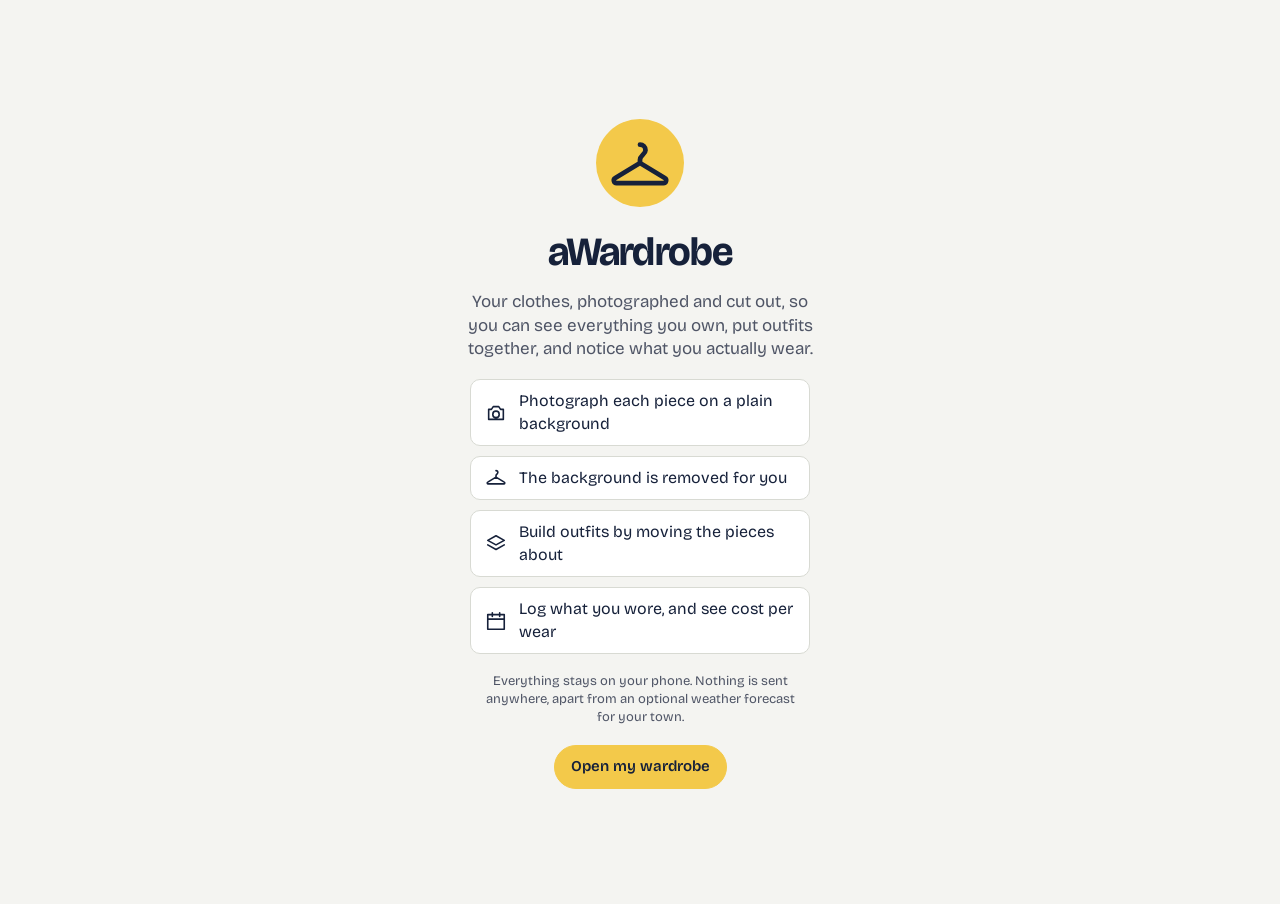
<file: index.html>
<!doctype html>
<html lang="en-GB">
  <head>
    <meta charset="utf-8" />
    <meta name="viewport" content="width=device-width, initial-scale=1, viewport-fit=cover" />
    <meta http-equiv="Content-Security-Policy" content="default-src 'self'; connect-src 'self' https://api.open-meteo.com https://geocoding-api.open-meteo.com; img-src 'self' blob: data:; style-src 'self'; script-src 'self'; worker-src 'self'; font-src 'self'; manifest-src 'self'; base-uri 'self'; form-action 'none'" />
    <title>aWardrobe</title>
    <meta name="description" content="Your clothes, photographed and cut out, so you can plan outfits and see what you actually wear. Everything stays on your device." />
    <meta name="theme-color" content="#F4F4F1" media="(prefers-color-scheme: light)" />
    <meta name="theme-color" content="#121827" media="(prefers-color-scheme: dark)" />
    <meta name="apple-mobile-web-app-capable" content="yes" />
    <meta name="mobile-web-app-capable" content="yes" />
    <meta name="apple-mobile-web-app-status-bar-style" content="default" />
    <meta name="apple-mobile-web-app-title" content="aWardrobe" />
    <link rel="manifest" href="manifest.webmanifest" />
    <link rel="icon" href="icons/icon-192.png" />
    <link rel="apple-touch-icon" href="icons/apple-touch-icon.png" />
    <link rel="stylesheet" href="fonts/fonts.css" />
    <link rel="stylesheet" href="ui/tokens.css" />
    <link rel="stylesheet" href="ui/base.css" />
    <link rel="stylesheet" href="ui/components.css" />
    <link rel="stylesheet" href="ui/screens.css" />
  </head>
  <body>
    <div id="app"></div>
    <noscript><p class="noscript">aWardrobe needs JavaScript turned on.</p></noscript>
    <script type="module" src="main.js"></script>
  </body>
</html>
</file>
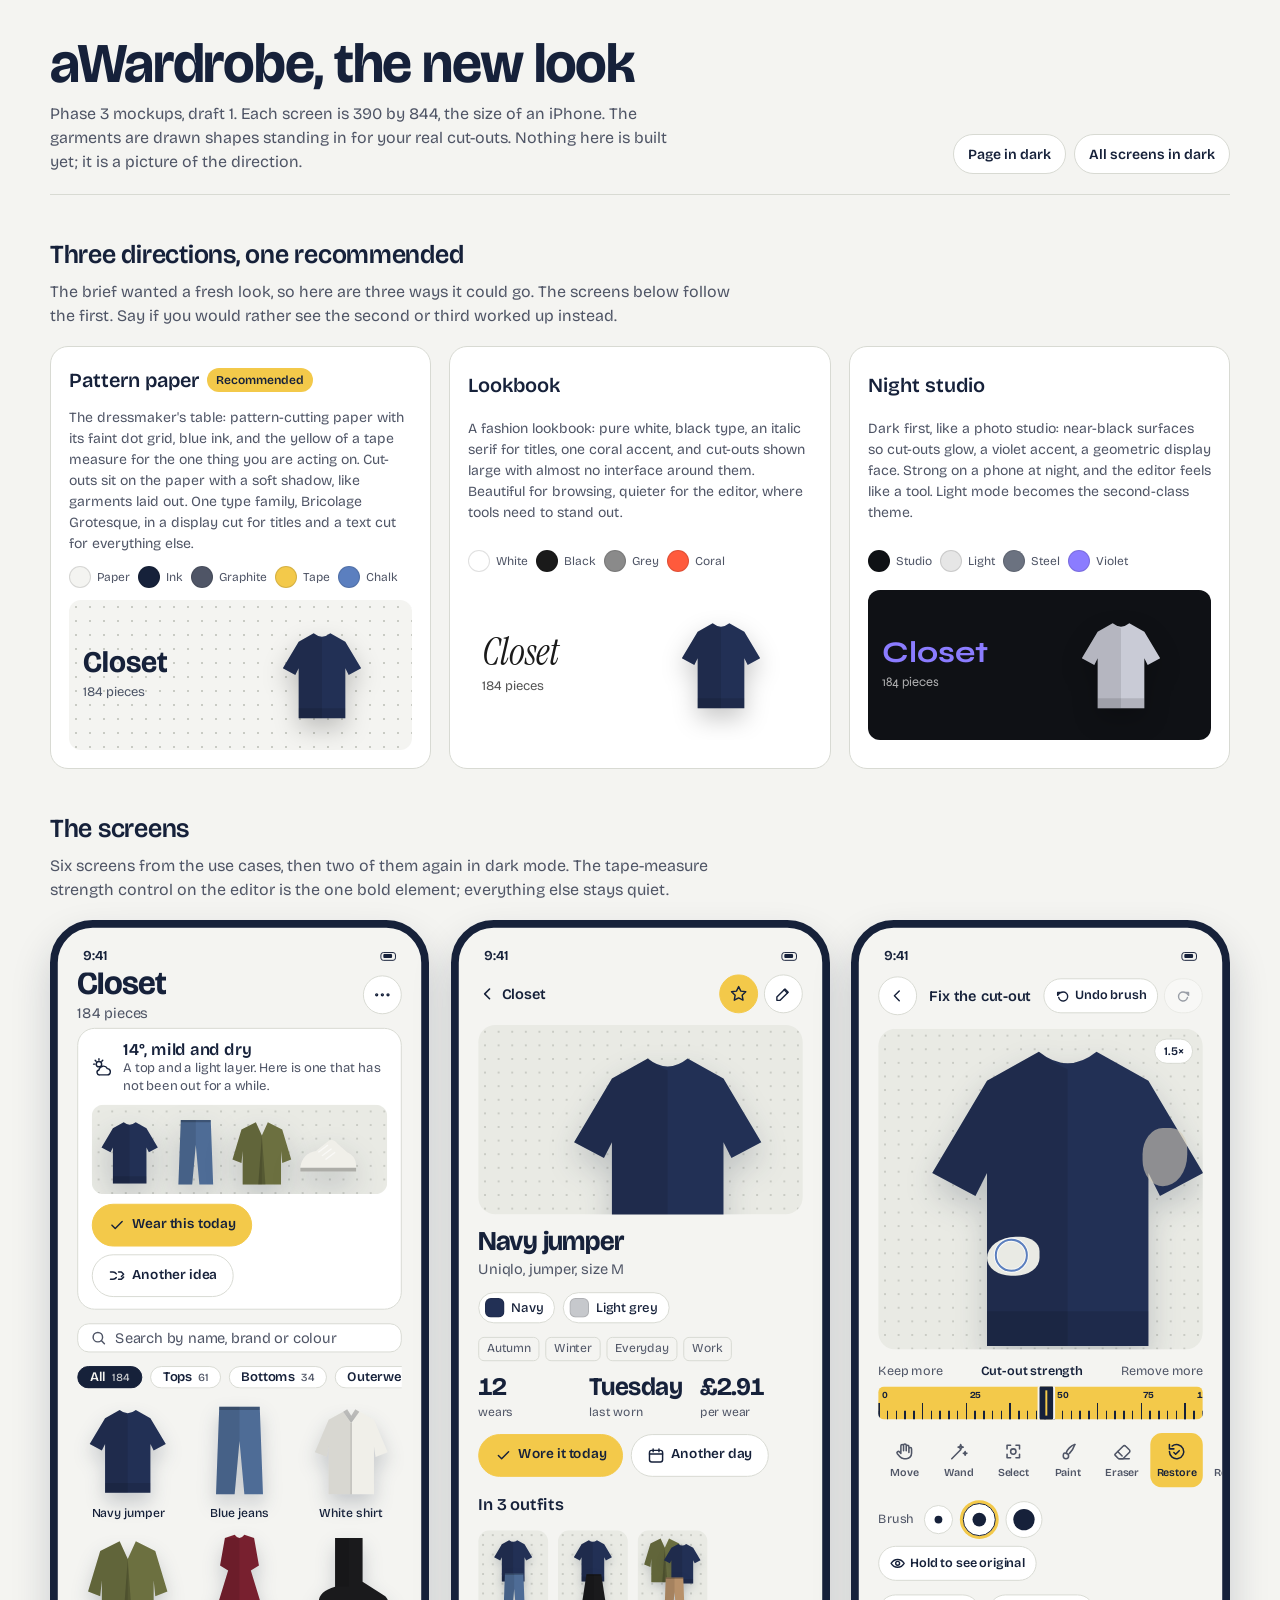
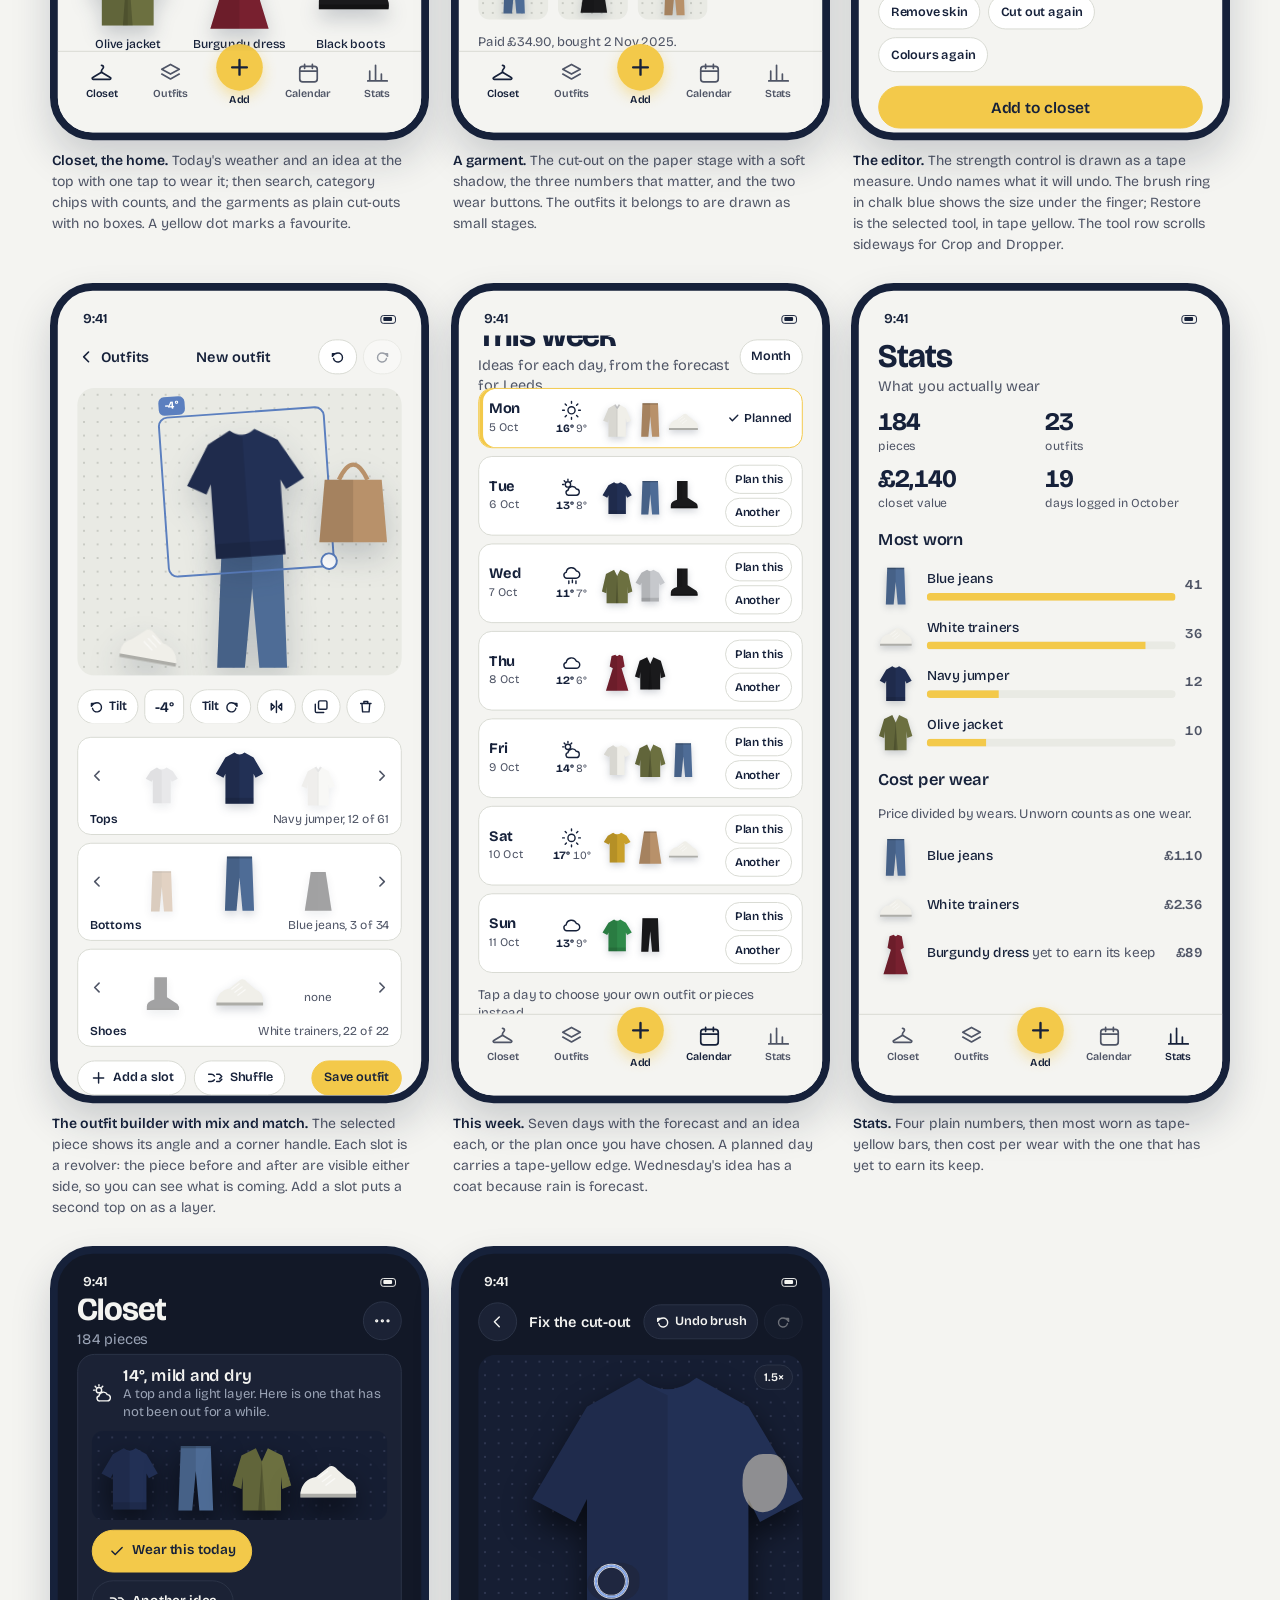
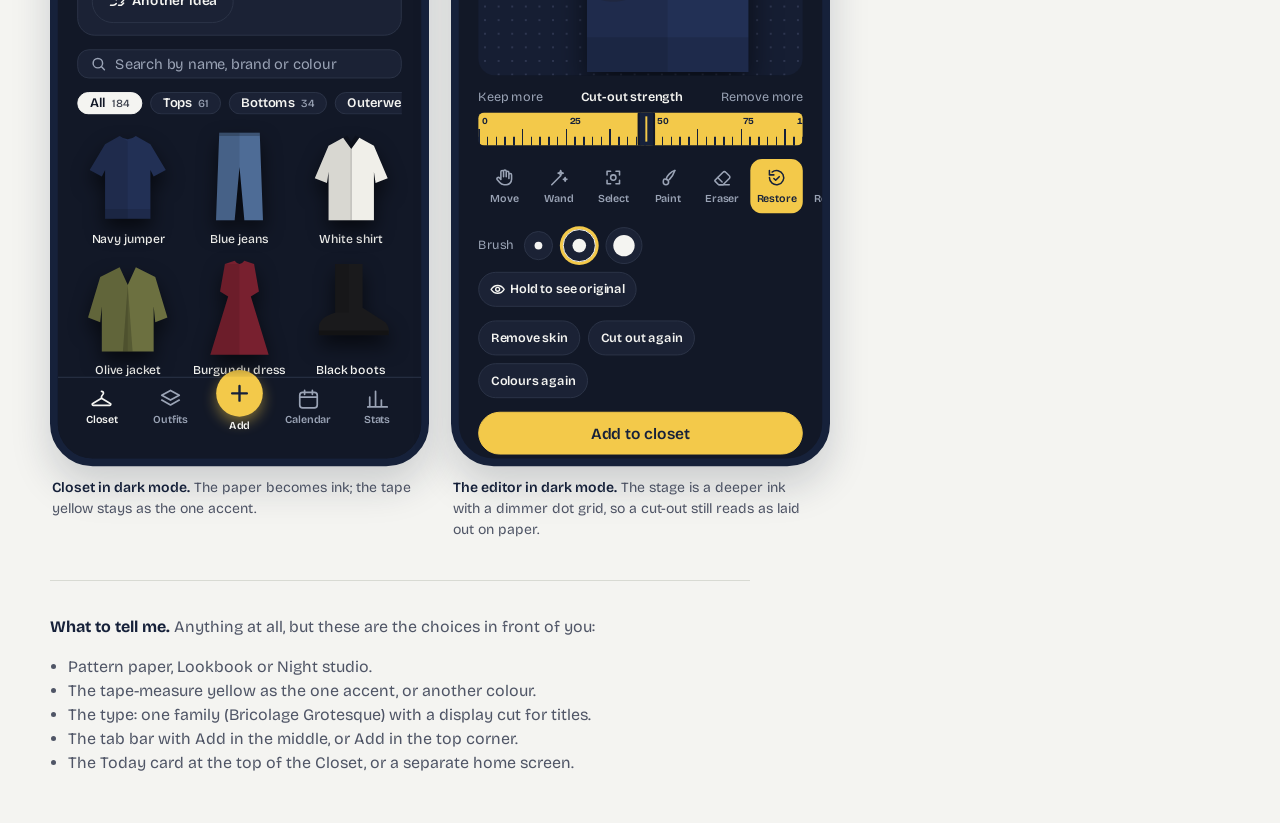
<file: docs/mockups/aWardrobe-mockups.html>
<!doctype html>
<html lang="en-GB">
<head>
<meta charset="utf-8">
<meta name="viewport" content="width=device-width, initial-scale=1, viewport-fit=cover">
<title>aWardrobe Mockups</title>
<link rel="stylesheet" href="https://fonts.googleapis.com/css2?family=Bricolage+Grotesque:opsz,wght@12..96,200..800&family=Instrument+Serif:ital@0;1&family=Syne:wght@500;700&display=swap">
<style>
/* Layout: a short introduction, a direction board of three tiles, then phone screens in a wrapping grid.
   Pattern paper: paper and ink with one tape-measure yellow accent, one type family throughout. */
:root{
  --bg:#F4F4F1; --fg:#16213A; --mute:#4F5566; --line:#D8DAD3; --raise:#FFFFFF;
  --tape:#F3C94A; --chalk:#5B7FBF; --dot:#C9CBC4; --shadow:rgba(22,33,58,.18);
  --font:"Bricolage Grotesque","Helvetica Neue",Arial,sans-serif;
}
@media (prefers-color-scheme: dark){
  :root:not([data-theme="light"]){
    --bg:#121827; --fg:#F4F4F1; --mute:#9AA3B5; --line:#2C3448; --raise:#1B2235;
    --tape:#F3C94A; --chalk:#8FB0F0; --dot:#2E3650; --shadow:rgba(0,0,0,.55); color-scheme:dark;
  }
}
:root[data-theme="dark"]{
  --bg:#121827; --fg:#F4F4F1; --mute:#9AA3B5; --line:#2C3448; --raise:#1B2235;
  --tape:#F3C94A; --chalk:#8FB0F0; --dot:#2E3650; --shadow:rgba(0,0,0,.55); color-scheme:dark;
}
*{box-sizing:border-box}
html,body{margin:0}
[hidden]{display:none!important}
body{background:var(--bg);color:var(--fg);font-family:var(--font);font-size:16px;line-height:1.5;padding-block:0 48px;padding-inline:16px;font-optical-sizing:auto}
a{color:inherit}
.wrap{max-width:1180px;margin:0 auto}
.intro{display:flex;flex-wrap:wrap;gap:16px 32px;align-items:flex-end;justify-content:space-between;padding-block:36px 20px;border-bottom:1px solid var(--line)}
.intro h1{font-size:clamp(34px,5vw,56px);font-variation-settings:"opsz" 96;font-weight:700;letter-spacing:-.02em;line-height:1;margin:0 0 10px}
.intro p{max-width:62ch;margin:0;color:var(--mute)}
.intro .ctl{display:flex;gap:8px;flex-wrap:wrap}
.btn{font:inherit;font-weight:600;font-size:14px;border:1px solid var(--line);background:var(--raise);color:var(--fg);border-radius:999px;padding:8px 14px;cursor:pointer;min-height:40px}
.btn[aria-pressed="true"]{background:var(--tape);color:#16213A;border-color:var(--tape)}
.btn:focus-visible{outline:3px solid var(--tape);outline-offset:2px}
h2{font-size:26px;font-variation-settings:"opsz" 72;font-weight:600;letter-spacing:-.01em;margin:40px 0 6px}
.lead{color:var(--mute);margin:0 0 18px;max-width:70ch}

/* direction board */
.board{display:grid;grid-template-columns:repeat(auto-fit,minmax(300px,1fr));gap:18px}
.tile{border:1px solid var(--line);border-radius:18px;padding:18px;background:var(--raise);display:grid;gap:12px;min-width:0}
.tile h3{margin:0;font-size:20px;font-weight:600;display:flex;gap:8px;align-items:center;flex-wrap:wrap}
.tile .rec{font-size:12px;font-weight:600;background:var(--tape);color:#16213A;border-radius:999px;padding:3px 9px}
.tile p{margin:0;color:var(--mute);font-size:14px}
.sw{display:flex;gap:8px;flex-wrap:wrap}
.sw span{display:inline-flex;align-items:center;gap:6px;font-size:12px;color:var(--mute)}
.sw i{width:22px;height:22px;border-radius:50%;border:1px solid rgba(0,0,0,.12);display:inline-block}
.mini{height:150px;border-radius:12px;display:grid;grid-template-columns:1fr 1fr;align-items:center;padding:14px;gap:10px;overflow:hidden}
.mini .t1{font-size:30px;line-height:1;font-weight:700}
.mini .t2{font-size:13px;opacity:.75;margin-top:6px}
.mini .g{width:84px;height:100px;justify-self:center;filter:drop-shadow(0 10px 12px rgba(0,0,0,.22))}
.mini.a{background:#F4F4F1;color:#16213A;background-image:radial-gradient(#C9CBC4 1px,transparent 1.2px);background-size:14px 14px;font-family:var(--font)}
.mini.a .t1{font-variation-settings:"opsz" 96}
.mini.b{background:#FFFFFF;color:#1A1A1A;font-family:"Instrument Serif",Georgia,serif}
.mini.b .t1{font-weight:400;font-size:38px;font-style:italic}
.mini.b .t2{font-family:var(--font)}
.mini.c{background:#0F1115;color:#E6E6E6;font-family:"Syne",var(--font)}
.mini.c .t1{color:#8B7CFF}

/* phones */
.screens{display:grid;grid-template-columns:repeat(auto-fill,minmax(300px,1fr));gap:28px 22px;align-items:start}
.cap{margin:10px 2px 0;font-size:14px;color:var(--mute);max-width:40ch}
.cap b{color:var(--fg);font-weight:600}
.ph-wrap{height:calc(844px * var(--k,1));width:calc(390px * var(--k,1));margin:0 auto}
.ph{--p-bg:#F4F4F1;--p-fg:#16213A;--p-mute:#4F5566;--p-line:#D8DAD3;--p-raise:#FFFFFF;--p-dot:#C9CBC4;--p-shadow:rgba(22,33,58,.2);--p-tape:#F3C94A;--p-chalk:#5B7FBF;--p-soft:#E9EAE4;
  width:390px;height:844px;transform:scale(var(--k,1));transform-origin:top left;background:var(--p-bg);color:var(--p-fg);
  border-radius:44px;border:8px solid #16213A;box-shadow:0 20px 40px var(--shadow);overflow:hidden;position:relative;display:flex;flex-direction:column;font-size:15px;line-height:1.35}
.ph.dark{--p-bg:#121827;--p-fg:#F4F4F1;--p-mute:#9AA3B5;--p-line:#2C3448;--p-raise:#1B2235;--p-dot:#2E3650;--p-shadow:rgba(0,0,0,.6);--p-chalk:#8FB0F0;--p-soft:#1F2740;color-scheme:dark}
.bare .ph{border:0;border-radius:0;box-shadow:none;transform:none}
.status{height:46px;display:flex;align-items:center;justify-content:space-between;padding:12px 26px 0;font-size:14px;font-weight:600}
.status .sig{display:flex;gap:6px;align-items:center}
.status .sig i{display:block;width:16px;height:9px;border:1.5px solid currentColor;border-radius:3px;position:relative}
.status .sig i::after{content:"";position:absolute;inset:1.5px 3px 1.5px 1.5px;background:currentColor;border-radius:1px}
.screen{flex:1;overflow:hidden;padding:4px 20px 0;display:flex;flex-direction:column;gap:14px}
.tabs{height:84px;border-top:1px solid var(--p-line);display:flex;justify-content:space-around;align-items:flex-start;padding:10px 10px 0;background:var(--p-bg)}
.tab{display:flex;flex-direction:column;align-items:center;gap:3px;font-size:11px;font-weight:600;color:var(--p-mute);width:60px}
.tab svg{width:24px;height:24px;stroke:currentColor;fill:none;stroke-width:1.75;stroke-linecap:round;stroke-linejoin:round}
.tab[aria-current]{color:var(--p-fg)}
.tab.add{color:var(--p-fg)}
.tab.add .plus{width:48px;height:48px;border-radius:50%;background:var(--p-tape);color:#16213A;display:grid;place-items:center;margin-top:-18px;box-shadow:0 6px 14px rgba(243,201,74,.45)}
.tab.add .plus svg{width:26px;height:26px;stroke-width:2.25}
.top{display:flex;align-items:center;justify-content:space-between;min-height:36px;gap:8px}
.top .back{display:inline-flex;align-items:center;gap:4px;font-weight:600;font-size:15px;color:var(--p-fg)}
.top .back svg{width:20px;height:20px;stroke:currentColor;fill:none;stroke-width:2;stroke-linecap:round;stroke-linejoin:round}
.top .ico{display:flex;gap:6px}
.ib{width:40px;height:40px;border-radius:50%;display:grid;place-items:center;border:1px solid var(--p-line);background:var(--p-raise)}
.ib svg{width:20px;height:20px;stroke:currentColor;fill:none;stroke-width:1.75;stroke-linecap:round;stroke-linejoin:round}
.ib.on{background:var(--p-tape);border-color:var(--p-tape);color:#16213A}
.title{font-variation-settings:"opsz" 96;font-weight:700;font-size:34px;letter-spacing:-.02em;line-height:1.02;margin:0}
.title.sm{font-size:28px}
.sub{color:var(--p-mute);margin:3px 0 0;font-size:15px}
.hd{display:flex;align-items:flex-end;justify-content:space-between;gap:10px}
.g{display:block;overflow:visible}
.stage{border-radius:18px;background:var(--p-soft);background-image:radial-gradient(var(--p-dot) 1px,transparent 1.2px);background-size:14px 14px;position:relative;overflow:hidden}
.ph.dark .stage{background-color:#161E33}
.stage .g{filter:drop-shadow(0 14px 16px var(--p-shadow))}
.today{display:grid;gap:10px;padding:12px 14px;border-radius:18px;background:var(--p-raise);border:1px solid var(--p-line)}
.today .wx{display:flex;align-items:center;gap:10px}
.today .wx svg{width:34px;height:34px;stroke:var(--p-fg);fill:none;stroke-width:1.6;stroke-linecap:round;stroke-linejoin:round}
.today .wx b{display:block;font-size:17px;font-weight:600;line-height:1.15}
.today .wx span{display:block;color:var(--p-mute);font-size:13.5px}
.idea{display:flex;gap:6px;align-items:flex-end;height:92px;padding:6px 8px;border-radius:12px}
.idea .g{height:74px;width:62px}
.row{display:flex;gap:8px;flex-wrap:wrap;align-items:center}
.pb{font:inherit;font-weight:600;font-size:14px;border-radius:999px;padding:10px 16px;border:1px solid var(--p-line);background:var(--p-raise);color:var(--p-fg);min-height:44px;display:inline-flex;align-items:center;gap:6px}
.pb.pri{background:var(--p-tape);color:#16213A;border-color:var(--p-tape)}
.pb.blk{width:100%;justify-content:center;font-size:16px}
.pb.sm{min-height:36px;padding:6px 12px;font-size:13px}
.pb svg{width:18px;height:18px;stroke:currentColor;fill:none;stroke-width:2;stroke-linecap:round;stroke-linejoin:round}
.search{display:flex;align-items:center;gap:8px;height:44px;border-radius:12px;border:1px solid var(--p-line);background:var(--p-raise);padding:0 12px;color:var(--p-mute)}
.search svg{width:18px;height:18px;stroke:currentColor;fill:none;stroke-width:2;stroke-linecap:round}
.chips{display:flex;gap:8px;overflow:hidden;white-space:nowrap}
.chip{font-size:13.5px;font-weight:600;border-radius:999px;padding:7px 12px;border:1px solid var(--p-line);background:var(--p-raise);color:var(--p-fg);display:inline-flex;gap:6px;align-items:center}
.chip small{font-weight:500;color:var(--p-mute)}
.chip.on{background:var(--p-fg);color:var(--p-bg);border-color:var(--p-fg)}
.chip.on small{color:inherit;opacity:.8}
.grid{display:grid;grid-template-columns:repeat(3,1fr);gap:14px 10px}
.card{display:grid;gap:6px;justify-items:center}
.card .g{width:84px;height:100px;filter:drop-shadow(0 10px 10px var(--p-shadow))}
.card span{font-size:12.5px;font-weight:500;text-align:center;line-height:1.2}
.card .fav{position:relative}
.card .fav::after{content:"";position:absolute;right:-6px;top:-4px;width:12px;height:12px;background:var(--p-tape);border-radius:50%;box-shadow:0 0 0 2px var(--p-bg)}
.swatches{display:flex;gap:8px;flex-wrap:wrap}
.swatch{display:inline-flex;align-items:center;gap:7px;font-size:13.5px;font-weight:500;padding:5px 11px 5px 6px;border-radius:999px;border:1px solid var(--p-line);background:var(--p-raise)}
.swatch i{width:20px;height:20px;border-radius:6px;display:inline-block;border:1px solid rgba(0,0,0,.12)}
.tags{display:flex;gap:6px;flex-wrap:wrap}
.tag{font-size:12.5px;color:var(--p-mute);border:1px solid var(--p-line);border-radius:6px;padding:3px 8px}
.stats{display:grid;grid-template-columns:repeat(3,1fr);gap:8px}
.stat b{display:block;font-variation-settings:"opsz" 72;font-weight:700;font-size:26px;letter-spacing:-.02em;line-height:1;font-variant-numeric:tabular-nums}
.stat span{display:block;color:var(--p-mute);font-size:12.5px;margin-top:4px}
.strip{display:flex;gap:10px}
.omini{width:72px;height:92px;border-radius:12px;background:var(--p-soft);background-image:radial-gradient(var(--p-dot) 1px,transparent 1.2px);background-size:10px 10px;position:relative;overflow:hidden}
.omini .g{position:absolute;filter:drop-shadow(0 4px 5px var(--p-shadow))}
.muted{color:var(--p-mute);font-size:13.5px;margin:0}
.pill{font:inherit;font-weight:600;font-size:13px;border-radius:999px;padding:6px 11px;border:1px solid var(--p-line);background:var(--p-raise);color:var(--p-fg);display:inline-flex;align-items:center;gap:5px;min-height:36px;white-space:nowrap}
.pill svg{width:16px;height:16px;stroke:currentColor;fill:none;stroke-width:2.2;stroke-linecap:round;stroke-linejoin:round}
.pill[disabled]{opacity:.4}
.tapectl{display:grid;gap:6px}
.tapectl .lbl{display:flex;justify-content:space-between;font-size:13px;color:var(--p-mute)}
.tapectl .lbl b{color:var(--p-fg);font-weight:600}
.tape{height:34px;border-radius:6px;background:var(--p-tape);position:relative;overflow:hidden;
  background-image:repeating-linear-gradient(90deg,#16213A 0 1.5px,transparent 1.5px 9px),repeating-linear-gradient(90deg,#16213A 0 1.5px,transparent 1.5px 45px);
  background-size:100% 9px,100% 17px;background-position:0 100%,0 100%;background-repeat:repeat-x}
.tape .num{position:absolute;top:3px;font-size:9.5px;font-weight:700;color:#16213A;font-variant-numeric:tabular-nums}
.tape .thumb{position:absolute;top:-2px;bottom:-2px;width:14px;border-radius:4px;background:#16213A;box-shadow:0 0 0 2px var(--p-bg)}
.tape .thumb::after{content:"";position:absolute;left:50%;top:6px;bottom:6px;width:2px;margin-left:-1px;background:var(--p-tape)}
.tools{display:flex;gap:2px;overflow:hidden;margin:0 -20px;padding:0 20px}
.tool{display:flex;flex-direction:column;align-items:center;gap:4px;min-width:54px;padding:8px 2px;border-radius:12px;font-size:11px;font-weight:600;color:var(--p-mute)}
.tool svg{width:22px;height:22px;stroke:currentColor;fill:none;stroke-width:1.75;stroke-linecap:round;stroke-linejoin:round}
.tool.on{background:var(--p-tape);color:#16213A}
.brushes{display:flex;gap:10px;align-items:center}
.brushes i{display:inline-grid;place-items:center;border-radius:50%;border:1.5px solid var(--p-line);background:var(--p-raise)}
.brushes i::after{content:"";border-radius:50%;background:var(--p-fg)}
.brushes i.s{width:30px;height:30px}.brushes i.s::after{width:8px;height:8px}
.brushes i.m{width:34px;height:34px}.brushes i.m::after{width:14px;height:14px}
.brushes i.l{width:38px;height:38px}.brushes i.l::after{width:22px;height:22px}
.brushes i.on{border-color:var(--p-fg);box-shadow:0 0 0 3px var(--p-tape)}
.ring{position:absolute;border:2px solid var(--p-chalk);border-radius:50%;box-shadow:0 0 0 1px rgba(255,255,255,.8),inset 0 0 0 1px rgba(255,255,255,.8)}
.zoom{position:absolute;right:10px;top:10px;font-size:12px;font-weight:600;background:var(--p-raise);border:1px solid var(--p-line);border-radius:999px;padding:4px 9px}
.piece{position:absolute}
.piece .g{width:100%;height:100%}
.piece.sel{outline:2px solid var(--p-chalk);outline-offset:4px;border-radius:4px}
.piece .hdl{position:absolute;right:-9px;bottom:-9px;width:18px;height:18px;border-radius:50%;background:var(--p-raise);border:2px solid var(--p-chalk)}
.piece .ang{position:absolute;left:-4px;top:-26px;font-size:11px;font-weight:700;background:var(--p-chalk);color:#fff;border-radius:6px;padding:2px 6px;font-variant-numeric:tabular-nums}
.toolrow{display:flex;gap:6px;align-items:center;flex-wrap:nowrap;overflow:hidden}
.deg{display:inline-flex;align-items:center;gap:4px;border:1px solid var(--p-line);border-radius:10px;padding:0 10px;height:36px;font-weight:600;font-variant-numeric:tabular-nums;background:var(--p-raise);white-space:nowrap}
.mixer{display:grid;gap:8px}
.slot{display:grid;grid-template-columns:28px 1fr 28px;align-items:center;gap:4px;border:1px solid var(--p-line);border-radius:14px;background:var(--p-raise);padding:6px 6px}
.slot .arr{width:28px;height:44px;display:grid;place-items:center;color:var(--p-mute)}
.slot .arr svg{width:18px;height:18px;stroke:currentColor;fill:none;stroke-width:2.2;stroke-linecap:round;stroke-linejoin:round}
.slot .wheel{display:flex;align-items:flex-end;justify-content:space-evenly;gap:6px;height:66px}
.slot .wheel .g{width:54px;height:62px;flex:none;filter:drop-shadow(0 4px 5px var(--p-shadow))}
.slot .wheel .side{opacity:.4;width:40px;height:46px}
.slot .wheel .none{display:grid;place-items:center;font-size:12px;color:var(--p-mute);height:46px;width:40px}
.slot .cat{grid-column:1/-1;display:flex;justify-content:space-between;font-size:12.5px;color:var(--p-mute);padding:0 6px}
.slot .cat b{color:var(--p-fg);font-weight:600}
.days{display:grid;gap:8px}
.day{display:grid;grid-template-columns:54px 46px 1fr auto;align-items:center;gap:8px;padding:8px 10px;border-radius:14px;background:var(--p-raise);border:1px solid var(--p-line)}
.day.plan{border-color:var(--p-tape);box-shadow:inset 4px 0 0 var(--p-tape)}
.day .dn b{display:block;font-weight:700;font-size:15px;line-height:1.1}
.day .dn span{font-size:12px;color:var(--p-mute)}
.day .wx{display:grid;justify-items:center;font-size:11.5px;color:var(--p-mute);font-variant-numeric:tabular-nums}
.day .wx svg{width:22px;height:22px;stroke:var(--p-fg);fill:none;stroke-width:1.6;stroke-linecap:round;stroke-linejoin:round}
.day .wx b{color:var(--p-fg);font-weight:700}
.day .pcs{display:flex;gap:2px;align-items:flex-end;height:44px}
.day .pcs .g{height:40px;width:32px;filter:drop-shadow(0 3px 4px var(--p-shadow))}
.day .act{display:grid;gap:4px}
.day .act .pill{min-height:30px;padding:3px 9px;font-size:12px}
.day .act .ok{color:var(--p-fg);font-size:12.5px;font-weight:600;display:inline-flex;align-items:center;gap:4px}
.day .act .ok svg{width:14px;height:14px;stroke:currentColor;fill:none;stroke-width:2.5;stroke-linecap:round;stroke-linejoin:round}
.big4{display:grid;grid-template-columns:1fr 1fr;gap:12px 10px}
.list{display:grid;gap:8px}
.li{display:grid;grid-template-columns:40px 1fr auto;align-items:center;gap:10px}
.li .g{width:36px;height:42px;filter:drop-shadow(0 3px 4px var(--p-shadow))}
.li .nm{font-weight:500;font-size:14px}
.li .bar{height:8px;border-radius:4px;background:var(--p-soft);margin-top:4px;overflow:hidden}
.li .bar i{display:block;height:100%;background:var(--p-tape)}
.li .v{font-variant-numeric:tabular-nums;font-weight:600;font-size:14px;color:var(--p-mute)}
.sh{font-size:17px;font-weight:600;margin:4px 0 0}
.notes{margin-top:40px;border-top:1px solid var(--line);padding-top:18px;color:var(--mute);max-width:70ch}
.notes ul{padding-left:18px;margin:8px 0 0}
@media (prefers-reduced-motion:no-preference){.btn,.pb{transition:background-color .15s}}
</style>
</head>
<body>
<svg width="0" height="0" style="position:absolute" aria-hidden="true">
  <symbol id="g-tee" viewBox="0 0 100 120"><path fill="currentColor" d="M20 22 L37 12 Q50 22 63 12 L80 22 L93 42 L77 50 L74 44 L74 108 L26 108 L26 44 L23 50 L7 42 Z"/><path fill="#000" opacity=".1" d="M26 44 L26 108 L50 108 L50 20 Q43 18 37 12 L20 22 L7 42 L23 50 Z"/></symbol>
  <symbol id="g-jumper" viewBox="0 0 100 120"><path fill="currentColor" d="M22 20 L40 10 Q50 18 60 10 L78 20 L97 52 L82 60 L78 52 L78 112 L22 112 L22 52 L18 60 L3 52 Z"/><path fill="#000" opacity=".1" d="M22 52 L22 112 L50 112 L50 16 Q45 14 40 10 L22 20 L3 52 L18 60 Z"/><path fill="#000" opacity=".12" d="M22 100 H78 V112 H22 Z"/></symbol>
  <symbol id="g-shirt" viewBox="0 0 100 120"><path fill="currentColor" d="M22 22 L40 12 L50 26 L60 12 L78 22 L95 62 L80 68 L78 54 L78 114 L22 114 L22 54 L20 68 L5 62 Z"/><path fill="#000" opacity=".1" d="M22 54 L22 114 L50 114 L50 26 L40 12 L22 22 L5 62 L20 68 Z"/><path fill="#000" opacity=".22" d="M40 12 L50 26 L60 12 L55 9 L50 17 L45 9 Z"/><path stroke="#000" stroke-opacity=".18" stroke-width="1.5" d="M50 26 V114"/></symbol>
  <symbol id="g-jacket" viewBox="0 0 100 120"><path fill="currentColor" d="M16 22 L40 10 L50 32 L60 10 L84 22 L99 72 L84 78 L82 58 L82 114 L18 114 L18 58 L16 78 L1 72 Z"/><path fill="#000" opacity=".1" d="M18 58 L18 114 L50 114 L50 32 L40 10 L16 22 L1 72 L16 78 Z"/><path fill="#000" opacity=".2" d="M50 32 L44 114 L56 114 Z"/></symbol>
  <symbol id="g-coat" viewBox="0 0 100 120"><path fill="currentColor" d="M14 24 L40 10 L50 30 L60 10 L86 24 L99 80 L85 86 L84 64 L84 118 L16 118 L16 64 L15 86 L1 80 Z"/><path fill="#000" opacity=".1" d="M16 64 L16 118 L50 118 L50 30 L40 10 L14 24 L1 80 L15 86 Z"/><path fill="#000" opacity=".2" d="M50 30 L46 118 L54 118 Z"/></symbol>
  <symbol id="g-jeans" viewBox="0 0 100 120"><path fill="currentColor" d="M25 6 L75 6 L79 114 L56 114 L50 48 L44 114 L21 114 Z"/><path fill="#000" opacity=".1" d="M25 6 L50 6 L50 48 L44 114 L21 114 Z"/><path stroke="#000" stroke-opacity=".22" stroke-width="4" d="M25 8 H75"/></symbol>
  <symbol id="g-skirt" viewBox="0 0 100 120"><path fill="currentColor" d="M30 8 H70 L86 112 H14 Z"/><path fill="#000" opacity=".1" d="M30 8 H50 V112 H14 Z"/><path stroke="#000" stroke-opacity=".22" stroke-width="4" d="M30 10 H70"/></symbol>
  <symbol id="g-dress" viewBox="0 0 100 120"><path fill="currentColor" d="M32 6 L44 2 Q50 10 56 2 L68 6 L74 40 L64 46 L86 118 L14 118 L36 46 L26 40 Z"/><path fill="#000" opacity=".1" d="M32 6 L50 6 L50 118 L14 118 L36 46 L26 40 Z"/></symbol>
  <symbol id="g-trainer" viewBox="0 0 100 120"><path fill="currentColor" d="M4 84 Q8 62 30 58 L50 42 Q58 36 66 46 L82 60 Q97 66 97 82 L97 92 L4 92 Z"/><path fill="#000" opacity=".28" d="M4 86 H97 V92 H4 Z"/><path stroke="#fff" stroke-opacity=".65" stroke-width="2" d="M34 60 L50 48 M40 66 L56 54 M46 72 L62 60"/></symbol>
  <symbol id="g-boot" viewBox="0 0 100 120"><path fill="currentColor" d="M30 6 H64 V60 L92 78 Q98 84 96 94 H10 V84 Q10 72 30 66 Z"/><path fill="#000" opacity=".28" d="M10 88 H96 V94 H10 Z"/><path fill="#000" opacity=".1" d="M30 6 H47 V66 L30 66 Z"/></symbol>
  <symbol id="g-bag" viewBox="0 0 100 120"><path fill="currentColor" d="M18 42 H82 L88 112 H12 Z"/><path fill="none" stroke="currentColor" stroke-width="5" d="M34 42 Q50 8 66 42"/><path fill="#000" opacity=".1" d="M18 42 H50 V112 H12 Z"/></symbol>
  <symbol id="i-hanger" viewBox="0 0 24 24"><path d="M12 4a2 2 0 0 1 2 2c0 1.5-2 2-2 3.5V11"/><path d="M12 11 3 16.5a1 1 0 0 0 .5 1.9h17a1 1 0 0 0 .5-1.9L12 11Z"/></symbol>
  <symbol id="i-layers" viewBox="0 0 24 24"><path d="m12 3 9 5-9 5-9-5 9-5Z"/><path d="m3 13 9 5 9-5"/></symbol>
  <symbol id="i-plus" viewBox="0 0 24 24"><path d="M12 5v14M5 12h14"/></symbol>
  <symbol id="i-cal" viewBox="0 0 24 24"><rect x="3" y="5" width="18" height="16" rx="3"/><path d="M3 10h18M8 3v4M16 3v4"/></symbol>
  <symbol id="i-stats" viewBox="0 0 24 24"><path d="M4 20V10M10 20V4M16 20v-7M22 20H2"/></symbol>
  <symbol id="i-back" viewBox="0 0 24 24"><path d="m14 6-6 6 6 6"/></symbol>
  <symbol id="i-chev" viewBox="0 0 24 24"><path d="m10 6 6 6-6 6"/></symbol>
  <symbol id="i-star" viewBox="0 0 24 24"><path d="m12 3 2.7 5.6 6.1.8-4.5 4.3 1.1 6.1L12 17l-5.4 2.8 1.1-6.1L3.2 9.4l6.1-.8L12 3Z"/></symbol>
  <symbol id="i-edit" viewBox="0 0 24 24"><path d="M4 20h4l10-10-4-4L4 16v4Z"/><path d="m13 7 4 4"/></symbol>
  <symbol id="i-more" viewBox="0 0 24 24"><circle cx="12" cy="12" r="1.2"/><circle cx="5" cy="12" r="1.2"/><circle cx="19" cy="12" r="1.2"/></symbol>
  <symbol id="i-search" viewBox="0 0 24 24"><circle cx="11" cy="11" r="6.5"/><path d="m20 20-4.3-4.3"/></symbol>
  <symbol id="i-check" viewBox="0 0 24 24"><path d="m5 12 4.5 4.5L19 7"/></symbol>
  <symbol id="i-shuffle" viewBox="0 0 24 24"><path d="M3 7h3.5c2 0 3.5 1 4.5 2.5M3 17h3.5c2 0 3.5-1 4.5-2.5M14 7h4l3 3-3 3M14 17h4l3-3"/></symbol>
  <symbol id="i-undo" viewBox="0 0 24 24"><path d="M8 7H4v4"/><path d="M4 11c2-3.5 5-5 8.5-5a7 7 0 1 1-6.9 8.5"/></symbol>
  <symbol id="i-redo" viewBox="0 0 24 24"><path d="M16 7h4v4"/><path d="M20 11c-2-3.5-5-5-8.5-5a7 7 0 1 0 6.9 8.5"/></symbol>
  <symbol id="i-hand" viewBox="0 0 24 24"><path d="M8 13V5.5a1.5 1.5 0 0 1 3 0V11M11 5a1.5 1.5 0 0 1 3 0v6M14 6.5a1.5 1.5 0 0 1 3 0V13M17 9a1.5 1.5 0 0 1 3 0v5a6 6 0 0 1-6 6h-2.5a6 6 0 0 1-4.8-2.4L4 14.4a1.6 1.6 0 0 1 2.5-2L8 14"/></symbol>
  <symbol id="i-wand" viewBox="0 0 24 24"><path d="m4 20 10-10M14 4l.8 2.2L17 7l-2.2.8L14 10l-.8-2.2L11 7l2.2-.8L14 4ZM19 12l.5 1.5L21 14l-1.5.5L19 16l-.5-1.5L17 14l1.5-.5L19 12Z"/></symbol>
  <symbol id="i-select" viewBox="0 0 24 24"><path d="M5 5h4M15 5h4v4M19 15v4h-4M9 19H5v-4M5 9V5" /><path d="M9 12a3 3 0 1 0 6 0 3 3 0 0 0-6 0Z"/></symbol>
  <symbol id="i-brush" viewBox="0 0 24 24"><path d="M20 4c-4 1-9 6-10 10l0 0a3 3 0 1 1-3 3c0-3 1-4 3-3"/><path d="M14 14c2-2 5-7 6-10"/></symbol>
  <symbol id="i-eraser" viewBox="0 0 24 24"><path d="m4 15 9-9a2 2 0 0 1 3 0l4 4a2 2 0 0 1 0 3l-7 7H8l-4-4a1 1 0 0 1 0-1Z"/><path d="M9 20h11M7 12l5 5"/></symbol>
  <symbol id="i-restore" viewBox="0 0 24 24"><path d="M4 12a8 8 0 1 0 3-6.2"/><path d="M4 4v5h5"/><path d="m9 13 2 2 4-4"/></symbol>
  <symbol id="i-rotate" viewBox="0 0 24 24"><path d="M20 12a8 8 0 1 1-3-6.2"/><path d="M20 4v5h-5"/></symbol>
  <symbol id="i-crop" viewBox="0 0 24 24"><path d="M6 2v16h16M2 6h16v16"/></symbol>
  <symbol id="i-drop" viewBox="0 0 24 24"><path d="m4 20 1-4L15.5 5.5a2.1 2.1 0 1 1 3 3L8 19l-4 1Z"/><path d="m13 8 3 3"/></symbol>
  <symbol id="i-sun" viewBox="0 0 24 24"><circle cx="12" cy="12" r="4"/><path d="M12 2v2M12 20v2M2 12h2M20 12h2M4.9 4.9l1.4 1.4M17.7 17.7l1.4 1.4M4.9 19.1l1.4-1.4M17.7 6.3l1.4-1.4"/></symbol>
  <symbol id="i-cloud" viewBox="0 0 24 24"><path d="M7 18h10a4 4 0 0 0 .5-8A6 6 0 0 0 6 11.5 3.3 3.3 0 0 0 7 18Z"/></symbol>
  <symbol id="i-rain" viewBox="0 0 24 24"><path d="M7 15h10a4 4 0 0 0 .5-8A6 6 0 0 0 6 8.5 3.3 3.3 0 0 0 7 15Z"/><path d="M9 18v3M13 17v3M17 18v3"/></symbol>
  <symbol id="i-partly" viewBox="0 0 24 24"><circle cx="8" cy="8" r="3"/><path d="M8 2v1.5M2 8h1.5M3.8 3.8l1 1M12.2 3.8l-1 1"/><path d="M9 20h8a3.5 3.5 0 0 0 .4-7A5 5 0 0 0 8 14.5 2.8 2.8 0 0 0 9 20Z"/></symbol>
  <symbol id="i-flip" viewBox="0 0 24 24"><path d="M12 3v18M4 7l5 5-5 5V7ZM20 7l-5 5 5 5V7Z"/></symbol>
  <symbol id="i-front" viewBox="0 0 24 24"><rect x="8" y="3" width="13" height="13" rx="2"/><path d="M3 8v11a2 2 0 0 0 2 2h11"/></symbol>
  <symbol id="i-trash" viewBox="0 0 24 24"><path d="M4 7h16M9 7V4h6v3M6 7l1 13h10l1-13"/></symbol>
  <symbol id="i-eye" viewBox="0 0 24 24"><path d="M2 12s3.5-6 10-6 10 6 10 6-3.5 6-10 6S2 12 2 12Z"/><circle cx="12" cy="12" r="3"/></symbol>
</svg>

<div class="wrap">
<header class="intro">
  <div>
    <h1>aWardrobe, the new look</h1>
    <p>Phase 3 mockups, draft 1. Each screen is 390 by 844, the size of an iPhone. The garments are drawn shapes standing in for your real cut-outs. Nothing here is built yet; it is a picture of the direction.</p>
  </div>
  <div class="ctl">
    <button class="btn" id="pageTheme" aria-pressed="false">Page in dark</button>
    <button class="btn" id="allDark" aria-pressed="false">All screens in dark</button>
  </div>
</header>

<h2>Three directions, one recommended</h2>
<p class="lead">The brief wanted a fresh look, so here are three ways it could go. The screens below follow the first. Say if you would rather see the second or third worked up instead.</p>
<section class="board">
  <article class="tile">
    <h3>Pattern paper <span class="rec">Recommended</span></h3>
    <p>The dressmaker's table: pattern-cutting paper with its faint dot grid, blue ink, and the yellow of a tape measure for the one thing you are acting on. Cut-outs sit on the paper with a soft shadow, like garments laid out. One type family, Bricolage Grotesque, in a display cut for titles and a text cut for everything else.</p>
    <div class="sw"><span><i style="background:#F4F4F1"></i>Paper</span><span><i style="background:#16213A"></i>Ink</span><span><i style="background:#4F5566"></i>Graphite</span><span><i style="background:#F3C94A"></i>Tape</span><span><i style="background:#5B7FBF"></i>Chalk</span></div>
    <div class="mini a"><div><div class="t1">Closet</div><div class="t2">184 pieces</div></div><svg class="g" style="color:#223055"><use href="#g-jumper"/></svg></div>
  </article>
  <article class="tile">
    <h3>Lookbook</h3>
    <p>A fashion lookbook: pure white, black type, an italic serif for titles, one coral accent, and cut-outs shown large with almost no interface around them. Beautiful for browsing, quieter for the editor, where tools need to stand out.</p>
    <div class="sw"><span><i style="background:#FFFFFF"></i>White</span><span><i style="background:#1A1A1A"></i>Black</span><span><i style="background:#8A8A8A"></i>Grey</span><span><i style="background:#FF5A3C"></i>Coral</span></div>
    <div class="mini b"><div><div class="t1">Closet</div><div class="t2">184 pieces</div></div><svg class="g" style="color:#223055"><use href="#g-jumper"/></svg></div>
  </article>
  <article class="tile">
    <h3>Night studio</h3>
    <p>Dark first, like a photo studio: near-black surfaces so cut-outs glow, a violet accent, a geometric display face. Strong on a phone at night, and the editor feels like a tool. Light mode becomes the second-class theme.</p>
    <div class="sw"><span><i style="background:#0F1115"></i>Studio</span><span><i style="background:#E6E6E6"></i>Light</span><span><i style="background:#6B7280"></i>Steel</span><span><i style="background:#8B7CFF"></i>Violet</span></div>
    <div class="mini c"><div><div class="t1">Closet</div><div class="t2">184 pieces</div></div><svg class="g" style="color:#C9CBD6"><use href="#g-jumper"/></svg></div>
  </article>
</section>

<h2>The screens</h2>
<p class="lead">Six screens from the use cases, then two of them again in dark mode. The tape-measure strength control on the editor is the one bold element; everything else stays quiet.</p>
<section class="screens" id="screens">

<div class="shot" data-id="closet">
<div class="ph-wrap"><div class="ph light" id="s-closet">
  <div class="status"><span>9:41</span><span class="sig"><i></i></span></div>
  <div class="screen">
    <div class="top"><div><h1 class="title">Closet</h1><p class="sub">184 pieces</p></div><div class="ico"><span class="ib"><svg><use href="#i-more"/></svg></span></div></div>
    <div class="today">
      <div class="wx"><svg><use href="#i-partly"/></svg><div><b>14°, mild and dry</b><span>A top and a light layer. Here is one that has not been out for a while.</span></div></div>
      <div class="idea stage"><svg class="g" style="color:#223055"><use href="#g-jumper"/></svg><svg class="g" style="color:#4e6c96"><use href="#g-jeans"/></svg><svg class="g" style="color:#6c7040"><use href="#g-jacket"/></svg><svg class="g" style="color:#f0efe9"><use href="#g-trainer"/></svg></div>
      <div class="row"><span class="pb pri"><svg><use href="#i-check"/></svg>Wear this today</span><span class="pb"><svg><use href="#i-shuffle"/></svg>Another idea</span></div>
    </div>
    <div class="search"><svg><use href="#i-search"/></svg>Search by name, brand or colour</div>
    <div class="chips"><span class="chip on">All <small>184</small></span><span class="chip">Tops <small>61</small></span><span class="chip">Bottoms <small>34</small></span><span class="chip">Outerwear <small>18</small></span><span class="chip">Shoes <small>22</small></span><span class="chip">Dresses <small>9</small></span></div>
    <div class="grid">
      <div class="card"><svg class="g fav" style="color:#223055"><use href="#g-jumper"/></svg><span>Navy jumper</span></div>
      <div class="card"><svg class="g" style="color:#4e6c96"><use href="#g-jeans"/></svg><span>Blue jeans</span></div>
      <div class="card"><svg class="g" style="color:#f0efe9"><use href="#g-shirt"/></svg><span>White shirt</span></div>
      <div class="card"><svg class="g" style="color:#6c7040"><use href="#g-jacket"/></svg><span>Olive jacket</span></div>
      <div class="card"><svg class="g" style="color:#78202f"><use href="#g-dress"/></svg><span>Burgundy dress</span></div>
      <div class="card"><svg class="g" style="color:#1a1a1c"><use href="#g-boot"/></svg><span>Black boots</span></div>
    </div>
  </div>
  <nav class="tabs"><span class="tab" aria-current="page"><svg><use href="#i-hanger"/></svg>Closet</span><span class="tab"><svg><use href="#i-layers"/></svg>Outfits</span><span class="tab add"><span class="plus"><svg><use href="#i-plus"/></svg></span>Add</span><span class="tab"><svg><use href="#i-cal"/></svg>Calendar</span><span class="tab"><svg><use href="#i-stats"/></svg>Stats</span></nav>
</div></div>
<p class="cap"><b>Closet, the home.</b> Today's weather and an idea at the top with one tap to wear it; then search, category chips with counts, and the garments as plain cut-outs with no boxes. A yellow dot marks a favourite.</p>
</div>

<div class="shot" data-id="garment">
<div class="ph-wrap"><div class="ph light" id="s-garment">
  <div class="status"><span>9:41</span><span class="sig"><i></i></span></div>
  <div class="screen">
    <div class="top"><span class="back"><svg><use href="#i-back"/></svg>Closet</span><div class="ico"><span class="ib on"><svg><use href="#i-star"/></svg></span><span class="ib"><svg><use href="#i-edit"/></svg></span></div></div>
    <div class="stage" style="height:270px"><svg class="g" style="color:#223055;position:absolute;left:92px;top:14px;width:206px;height:246px"><use href="#g-jumper"/></svg></div>
    <div><h1 class="title sm">Navy jumper</h1><p class="sub">Uniqlo, jumper, size M</p></div>
    <div class="swatches"><span class="swatch"><i style="background:#223055"></i>Navy</span><span class="swatch"><i style="background:#c6c8cc"></i>Light grey</span></div>
    <div class="tags"><span class="tag">Autumn</span><span class="tag">Winter</span><span class="tag">Everyday</span><span class="tag">Work</span></div>
    <div class="stats"><div class="stat"><b>12</b><span>wears</span></div><div class="stat"><b>Tuesday</b><span>last worn</span></div><div class="stat"><b>£2.91</b><span>per wear</span></div></div>
    <div class="row"><span class="pb pri"><svg><use href="#i-check"/></svg>Wore it today</span><span class="pb"><svg><use href="#i-cal"/></svg>Another day</span></div>
    <p class="sh">In 3 outfits</p>
    <div class="strip">
      <div class="omini"><svg class="g" style="color:#223055;left:14px;top:6px;width:44px;height:50px"><use href="#g-jumper"/></svg><svg class="g" style="color:#4e6c96;left:18px;top:42px;width:38px;height:46px"><use href="#g-jeans"/></svg></div>
      <div class="omini"><svg class="g" style="color:#223055;left:14px;top:6px;width:44px;height:50px"><use href="#g-jumper"/></svg><svg class="g" style="color:#1a1a1c;left:18px;top:42px;width:38px;height:46px"><use href="#g-skirt"/></svg></div>
      <div class="omini"><svg class="g" style="color:#6c7040;left:6px;top:4px;width:44px;height:52px"><use href="#g-jacket"/></svg><svg class="g" style="color:#223055;left:26px;top:10px;width:40px;height:48px"><use href="#g-jumper"/></svg><svg class="g" style="color:#b8916a;left:20px;top:46px;width:36px;height:44px"><use href="#g-jeans"/></svg></div>
    </div>
    <p class="muted">Paid £34.90, bought 2 Nov 2025.</p>
  </div>
  <nav class="tabs"><span class="tab" aria-current="page"><svg><use href="#i-hanger"/></svg>Closet</span><span class="tab"><svg><use href="#i-layers"/></svg>Outfits</span><span class="tab add"><span class="plus"><svg><use href="#i-plus"/></svg></span>Add</span><span class="tab"><svg><use href="#i-cal"/></svg>Calendar</span><span class="tab"><svg><use href="#i-stats"/></svg>Stats</span></nav>
</div></div>
<p class="cap"><b>A garment.</b> The cut-out on the paper stage with a soft shadow, the three numbers that matter, and the two wear buttons. The outfits it belongs to are drawn as small stages.</p>
</div>

<div class="shot" data-id="editor">
<div class="ph-wrap"><div class="ph light" id="s-editor">
  <div class="status"><span>9:41</span><span class="sig"><i></i></span></div>
  <div class="screen">
    <div class="top"><span class="ib" aria-label="Cancel"><svg><use href="#i-back"/></svg></span><span style="font-weight:600;font-size:15px;white-space:nowrap">Fix the cut-out</span><div class="ico"><span class="pill"><svg><use href="#i-undo"/></svg>Undo brush</span><span class="pill" disabled><svg><use href="#i-redo"/></svg></span></div></div>
    <div class="stage" style="height:330px">
      <span class="zoom">1.5×</span>
      <svg class="g" style="color:#223055;position:absolute;left:46px;top:-6px;width:298px;height:356px"><use href="#g-jumper"/></svg>
      <div style="position:absolute;left:272px;top:102px;width:46px;height:60px;background:rgba(214,205,186,.6);border-radius:50% 40% 60% 50%"></div>
      <div style="position:absolute;left:112px;top:214px;width:54px;height:40px;background:var(--p-soft);border-radius:60% 40% 50% 50%"></div>
      <span class="ring" style="left:120px;top:216px;width:34px;height:34px"></span>
    </div>
    <div class="tapectl"><div class="lbl"><span>Keep more</span><b>Cut-out strength</b><span>Remove more</span></div><div class="tape"><span class="num" style="left:4px">0</span><span class="num" style="left:94px">25</span><span class="num" style="left:184px">50</span><span class="num" style="left:272px">75</span><span class="num" style="left:328px">100</span><span class="thumb" style="left:166px"></span></div></div>
    <div class="tools"><span class="tool"><svg><use href="#i-hand"/></svg>Move</span><span class="tool"><svg><use href="#i-wand"/></svg>Wand</span><span class="tool"><svg><use href="#i-select"/></svg>Select</span><span class="tool"><svg><use href="#i-brush"/></svg>Paint</span><span class="tool"><svg><use href="#i-eraser"/></svg>Eraser</span><span class="tool on"><svg><use href="#i-restore"/></svg>Restore</span><span class="tool"><svg><use href="#i-rotate"/></svg>Rotate</span><span class="tool"><svg><use href="#i-crop"/></svg>Crop</span><span class="tool"><svg><use href="#i-drop"/></svg>Dropper</span></div>
    <div class="row" style="justify-content:space-between"><div class="brushes"><span style="font-size:13px;color:var(--p-mute)">Brush</span><i class="s"></i><i class="m on"></i><i class="l"></i></div><span class="pill"><svg><use href="#i-eye"/></svg>Hold to see original</span></div>
    <div class="row"><span class="pb sm">Remove skin</span><span class="pb sm">Cut out again</span><span class="pb sm">Colours again</span></div>
    <span class="pb pri blk">Add to closet</span>
  </div>
</div></div>
<p class="cap"><b>The editor.</b> The strength control is drawn as a tape measure. Undo names what it will undo. The brush ring in chalk blue shows the size under the finger; Restore is the selected tool, in tape yellow. The tool row scrolls sideways for Crop and Dropper.</p>
</div>

<div class="shot" data-id="builder">
<div class="ph-wrap"><div class="ph light" id="s-builder">
  <div class="status"><span>9:41</span><span class="sig"><i></i></span></div>
  <div class="screen">
    <div class="top"><span class="back"><svg><use href="#i-back"/></svg>Outfits</span><span style="font-weight:600">New outfit</span><div class="ico"><span class="pill"><svg><use href="#i-undo"/></svg></span><span class="pill" disabled><svg><use href="#i-redo"/></svg></span></div></div>
    <div class="stage" style="height:300px">
      <div class="piece" style="left:118px;top:146px;width:124px;height:150px"><svg class="g" style="color:#4e6c96"><use href="#g-jeans"/></svg></div>
      <div class="piece sel" style="left:94px;top:30px;width:160px;height:154px;transform:rotate(-4deg)"><span class="ang">-4°</span><svg class="g" style="color:#223055"><use href="#g-jumper"/></svg><span class="hdl"></span></div>
      <div class="piece" style="left:28px;top:224px;width:96px;height:76px;transform:rotate(10deg) scaleX(-1)"><svg class="g" style="color:#f0efe9"><use href="#g-trainer"/></svg></div>
      <div class="piece" style="left:238px;top:56px;width:92px;height:110px"><svg class="g" style="color:#b8916a"><use href="#g-bag"/></svg></div>
    </div>
    <div class="toolrow"><span class="pill"><svg><use href="#i-undo"/></svg>Tilt</span><span class="deg">-4°</span><span class="pill">Tilt<svg><use href="#i-redo"/></svg></span><span class="pill" aria-label="Mirror"><svg><use href="#i-flip"/></svg></span><span class="pill" aria-label="Bring to front"><svg><use href="#i-front"/></svg></span><span class="pill" aria-label="Take off"><svg><use href="#i-trash"/></svg></span></div>
    <div class="mixer">
      <div class="slot"><span class="arr"><svg><use href="#i-back"/></svg></span><div class="wheel"><svg class="g side" style="color:#c6c8cc"><use href="#g-tee"/></svg><svg class="g" style="color:#223055"><use href="#g-jumper"/></svg><svg class="g side" style="color:#f0efe9"><use href="#g-shirt"/></svg></div><span class="arr"><svg><use href="#i-chev"/></svg></span><div class="cat"><b>Tops</b><span>Navy jumper, 12 of 61</span></div></div>
      <div class="slot"><span class="arr"><svg><use href="#i-back"/></svg></span><div class="wheel"><svg class="g side" style="color:#b8916a"><use href="#g-jeans"/></svg><svg class="g" style="color:#4e6c96"><use href="#g-jeans"/></svg><svg class="g side" style="color:#1a1a1c"><use href="#g-skirt"/></svg></div><span class="arr"><svg><use href="#i-chev"/></svg></span><div class="cat"><b>Bottoms</b><span>Blue jeans, 3 of 34</span></div></div>
      <div class="slot"><span class="arr"><svg><use href="#i-back"/></svg></span><div class="wheel"><svg class="g side" style="color:#1a1a1c"><use href="#g-boot"/></svg><svg class="g" style="color:#f0efe9"><use href="#g-trainer"/></svg><span class="none">none</span></div><span class="arr"><svg><use href="#i-chev"/></svg></span><div class="cat"><b>Shoes</b><span>White trainers, 22 of 22</span></div></div>
    </div>
    <div class="row"><span class="pb sm"><svg><use href="#i-plus"/></svg>Add a slot</span><span class="pb sm"><svg><use href="#i-shuffle"/></svg>Shuffle</span><span class="pb pri sm" style="margin-left:auto">Save outfit</span></div>
  </div>
</div></div>
<p class="cap"><b>The outfit builder with mix and match.</b> The selected piece shows its angle and a corner handle. Each slot is a revolver: the piece before and after are visible either side, so you can see what is coming. Add a slot puts a second top on as a layer.</p>
</div>

<div class="shot" data-id="week">
<div class="ph-wrap"><div class="ph light" id="s-week">
  <div class="status"><span>9:41</span><span class="sig"><i></i></span></div>
  <div class="screen">
    <div class="top"><div><h1 class="title">This week</h1><p class="sub">Ideas for each day, from the forecast for Leeds</p></div><span class="pill">Month</span></div>
    <div class="days">
      <div class="day plan"><div class="dn"><b>Mon</b><span>5 Oct</span></div><div class="wx"><svg><use href="#i-sun"/></svg><span><b>16°</b> 9°</span></div><div class="pcs"><svg class="g" style="color:#f0efe9"><use href="#g-shirt"/></svg><svg class="g" style="color:#b8916a"><use href="#g-jeans"/></svg><svg class="g" style="color:#f0efe9"><use href="#g-trainer"/></svg></div><div class="act"><span class="ok"><svg><use href="#i-check"/></svg>Planned</span></div></div>
      <div class="day"><div class="dn"><b>Tue</b><span>6 Oct</span></div><div class="wx"><svg><use href="#i-partly"/></svg><span><b>13°</b> 8°</span></div><div class="pcs"><svg class="g" style="color:#223055"><use href="#g-jumper"/></svg><svg class="g" style="color:#4e6c96"><use href="#g-jeans"/></svg><svg class="g" style="color:#1a1a1c"><use href="#g-boot"/></svg></div><div class="act"><span class="pill">Plan this</span><span class="pill">Another</span></div></div>
      <div class="day"><div class="dn"><b>Wed</b><span>7 Oct</span></div><div class="wx"><svg><use href="#i-rain"/></svg><span><b>11°</b> 7°</span></div><div class="pcs"><svg class="g" style="color:#6c7040"><use href="#g-coat"/></svg><svg class="g" style="color:#c6c8cc"><use href="#g-jumper"/></svg><svg class="g" style="color:#1a1a1c"><use href="#g-boot"/></svg></div><div class="act"><span class="pill">Plan this</span><span class="pill">Another</span></div></div>
      <div class="day"><div class="dn"><b>Thu</b><span>8 Oct</span></div><div class="wx"><svg><use href="#i-cloud"/></svg><span><b>12°</b> 6°</span></div><div class="pcs"><svg class="g" style="color:#78202f"><use href="#g-dress"/></svg><svg class="g" style="color:#1a1a1c"><use href="#g-jacket"/></svg></div><div class="act"><span class="pill">Plan this</span><span class="pill">Another</span></div></div>
      <div class="day"><div class="dn"><b>Fri</b><span>9 Oct</span></div><div class="wx"><svg><use href="#i-partly"/></svg><span><b>14°</b> 8°</span></div><div class="pcs"><svg class="g" style="color:#f0efe9"><use href="#g-tee"/></svg><svg class="g" style="color:#6c7040"><use href="#g-jacket"/></svg><svg class="g" style="color:#4e6c96"><use href="#g-jeans"/></svg></div><div class="act"><span class="pill">Plan this</span><span class="pill">Another</span></div></div>
      <div class="day"><div class="dn"><b>Sat</b><span>10 Oct</span></div><div class="wx"><svg><use href="#i-sun"/></svg><span><b>17°</b> 10°</span></div><div class="pcs"><svg class="g" style="color:#c9a02a"><use href="#g-tee"/></svg><svg class="g" style="color:#b8916a"><use href="#g-skirt"/></svg><svg class="g" style="color:#f0efe9"><use href="#g-trainer"/></svg></div><div class="act"><span class="pill">Plan this</span><span class="pill">Another</span></div></div>
      <div class="day"><div class="dn"><b>Sun</b><span>11 Oct</span></div><div class="wx"><svg><use href="#i-cloud"/></svg><span><b>13°</b> 9°</span></div><div class="pcs"><svg class="g" style="color:#2f8a4a"><use href="#g-jumper"/></svg><svg class="g" style="color:#1a1a1c"><use href="#g-jeans"/></svg></div><div class="act"><span class="pill">Plan this</span><span class="pill">Another</span></div></div>
    </div>
    <p class="muted">Tap a day to choose your own outfit or pieces instead.</p>
  </div>
  <nav class="tabs"><span class="tab"><svg><use href="#i-hanger"/></svg>Closet</span><span class="tab"><svg><use href="#i-layers"/></svg>Outfits</span><span class="tab add"><span class="plus"><svg><use href="#i-plus"/></svg></span>Add</span><span class="tab" aria-current="page"><svg><use href="#i-cal"/></svg>Calendar</span><span class="tab"><svg><use href="#i-stats"/></svg>Stats</span></nav>
</div></div>
<p class="cap"><b>This week.</b> Seven days with the forecast and an idea each, or the plan once you have chosen. A planned day carries a tape-yellow edge. Wednesday's idea has a coat because rain is forecast.</p>
</div>

<div class="shot" data-id="stats">
<div class="ph-wrap"><div class="ph light" id="s-stats">
  <div class="status"><span>9:41</span><span class="sig"><i></i></span></div>
  <div class="screen">
    <div class="top"><div><h1 class="title">Stats</h1><p class="sub">What you actually wear</p></div></div>
    <div class="big4"><div class="stat"><b>184</b><span>pieces</span></div><div class="stat"><b>23</b><span>outfits</span></div><div class="stat"><b>£2,140</b><span>closet value</span></div><div class="stat"><b>19</b><span>days logged in October</span></div></div>
    <p class="sh">Most worn</p>
    <div class="list">
      <div class="li"><svg class="g" style="color:#4e6c96"><use href="#g-jeans"/></svg><div><div class="nm">Blue jeans</div><div class="bar"><i style="width:100%"></i></div></div><span class="v">41</span></div>
      <div class="li"><svg class="g" style="color:#f0efe9"><use href="#g-trainer"/></svg><div><div class="nm">White trainers</div><div class="bar"><i style="width:88%"></i></div></div><span class="v">36</span></div>
      <div class="li"><svg class="g" style="color:#223055"><use href="#g-jumper"/></svg><div><div class="nm">Navy jumper</div><div class="bar"><i style="width:29%"></i></div></div><span class="v">12</span></div>
      <div class="li"><svg class="g" style="color:#6c7040"><use href="#g-jacket"/></svg><div><div class="nm">Olive jacket</div><div class="bar"><i style="width:24%"></i></div></div><span class="v">10</span></div>
    </div>
    <p class="sh">Cost per wear</p>
    <p class="muted">Price divided by wears. Unworn counts as one wear.</p>
    <div class="list">
      <div class="li"><svg class="g" style="color:#4e6c96"><use href="#g-jeans"/></svg><div class="nm">Blue jeans</div><span class="v">£1.10</span></div>
      <div class="li"><svg class="g" style="color:#f0efe9"><use href="#g-trainer"/></svg><div class="nm">White trainers</div><span class="v">£2.36</span></div>
      <div class="li"><svg class="g" style="color:#78202f"><use href="#g-dress"/></svg><div class="nm">Burgundy dress <span style="color:var(--p-mute);font-weight:400">yet to earn its keep</span></div><span class="v">£89</span></div>
    </div>
  </div>
  <nav class="tabs"><span class="tab"><svg><use href="#i-hanger"/></svg>Closet</span><span class="tab"><svg><use href="#i-layers"/></svg>Outfits</span><span class="tab add"><span class="plus"><svg><use href="#i-plus"/></svg></span>Add</span><span class="tab"><svg><use href="#i-cal"/></svg>Calendar</span><span class="tab" aria-current="page"><svg><use href="#i-stats"/></svg>Stats</span></nav>
</div></div>
<p class="cap"><b>Stats.</b> Four plain numbers, then most worn as tape-yellow bars, then cost per wear with the one that has yet to earn its keep.</p>
</div>

</section>

<section class="notes">
  <p><b style="color:var(--fg)">What to tell me.</b> Anything at all, but these are the choices in front of you:</p>
  <ul>
    <li>Pattern paper, Lookbook or Night studio.</li>
    <li>The tape-measure yellow as the one accent, or another colour.</li>
    <li>The type: one family (Bricolage Grotesque) with a display cut for titles.</li>
    <li>The tab bar with Add in the middle, or Add in the top corner.</li>
    <li>The Today card at the top of the Closet, or a separate home screen.</li>
  </ul>
</section>
</div>

<script>
(function(){
  var root=document.documentElement;
  var q={};try{location.search.slice(1).split('&').forEach(function(p){if(!p)return;var kv=p.split('=');q[decodeURIComponent(kv[0])]=decodeURIComponent(kv[1]||'');});}catch(e){}
  /* two of the screens again in dark */
  var screens=document.getElementById('screens');
  [['closet','Closet in dark mode. The paper becomes ink; the tape yellow stays as the one accent.'],['editor','The editor in dark mode. The stage is a deeper ink with a dimmer dot grid, so a cut-out still reads as laid out on paper.']].forEach(function(d){
    var src=screens.querySelector('.shot[data-id="'+d[0]+'"]');if(!src)return;
    var c=src.cloneNode(true);c.setAttribute('data-id',d[0]+'-dark');
    var ph=c.querySelector('.ph');ph.classList.remove('light');ph.classList.add('dark');ph.id='s-'+d[0]+'-dark';
    c.querySelector('.cap').innerHTML='<b>'+d[1].split('. ')[0]+'.</b> '+d[1].split('. ').slice(1).join('. ');
    screens.appendChild(c);
  });
  function fit(){
    var shots=document.querySelectorAll('.shot');
    shots.forEach(function(s){var w=s.clientWidth||390;var k=Math.min(1,w/390);s.querySelector('.ph-wrap').style.setProperty('--k',k);s.querySelector('.ph').style.setProperty('--k',k);});
  }
  var pageBtn=document.getElementById('pageTheme');
  function setPage(dark){root.setAttribute('data-theme',dark?'dark':'light');pageBtn.setAttribute('aria-pressed',String(dark));}
  pageBtn.addEventListener('click',function(){setPage(pageBtn.getAttribute('aria-pressed')!=='true');});
  var allBtn=document.getElementById('allDark');
  allBtn.addEventListener('click',function(){var on=allBtn.getAttribute('aria-pressed')!=='true';allBtn.setAttribute('aria-pressed',String(on));document.querySelectorAll('.shot:not([data-id$="-dark"]) .ph').forEach(function(ph){ph.classList.toggle('dark',on);ph.classList.toggle('light',!on);});});
  if(q.only){
    document.body.classList.add('bare');
    document.querySelectorAll('.intro, .board, h2, .lead, .notes, .cap').forEach(function(el){el.hidden=true;});
    document.querySelectorAll('.shot').forEach(function(s){s.hidden=s.getAttribute('data-id')!==q.only;});
    document.body.style.padding='0';screens.style.display='block';
    var ph=document.querySelector('.shot[data-id="'+q.only+'"] .ph');
    if(ph&&q.theme==='dark'){ph.classList.remove('light');ph.classList.add('dark');}
    var w=document.querySelector('.shot[data-id="'+q.only+'"] .ph-wrap');if(w){w.style.setProperty('--k',1);w.style.margin='0';}
    if(ph)ph.style.setProperty('--k',1);
  } else { fit(); window.addEventListener('resize',fit); }
})();
</script>
</body>
</html>
</file>
<file: fonts/fonts.css>
/* Bricolage Grotesque, by Mathieu Triay, SIL Open Font License 1.1. Variable: weight 200 to 800, optical size 12 to 96. */
@font-face { font-family: 'Bricolage Grotesque'; font-style: normal; font-weight: 200 800; font-stretch: 75% 100%; font-display: swap; src: url(bricolage-grotesque-latin-ext.woff2) format('woff2'); unicode-range: U+0100-02BA, U+02BD-02C5, U+02C7-02CC, U+02CE-02D7, U+02DD-02FF, U+0304, U+0308, U+0329, U+1D00-1DBF, U+1E00-1E9F, U+1EF2-1EFF, U+2020, U+20A0-20AB, U+20AD-20C0, U+2113, U+2C60-2C7F, U+A720-A7FF; }
@font-face { font-family: 'Bricolage Grotesque'; font-style: normal; font-weight: 200 800; font-stretch: 75% 100%; font-display: swap; src: url(bricolage-grotesque-latin.woff2) format('woff2'); unicode-range: U+0000-00FF, U+0131, U+0152-0153, U+02BB-02BC, U+02C6, U+02DA, U+02DC, U+0304, U+0308, U+0329, U+2000-206F, U+20AC, U+2122, U+2191, U+2193, U+2212, U+2215, U+FEFF, U+FFFD; }
</file>
<file: ui/tokens.css>
/* aWardrobe design tokens: pattern paper. Paper and ink with one tape-measure yellow accent.
   Light values on :root; dark under the media query and under an explicit data-theme. */
:root {
  --paper: #f4f4f1;
  --raise: #ffffff;
  --soft: #e9eae4;
  --ink: #16213a;
  --graphite: #4f5566;
  --rule: #d8dad3;
  --tape: #f3c94a;
  --tape-ink: #16213a;
  --chalk: #5b7fbf;
  --dot: #c9cbc4;
  --danger: #b4262c;
  --shadow: rgba(22, 33, 58, 0.18);
  --focus: #f3c94a;
  --fog: rgba(244, 244, 241, 0.62);
  --checker: rgba(0, 0, 0, 0.07);
  --font: 'Bricolage Grotesque', 'Helvetica Neue', Arial, sans-serif;
  --radius: 14px;
  --radius-sm: 10px;
  --radius-pill: 999px;
  --gap: 14px;
  --gutter: 20px;
  --tap: 44px;
  --topbar: 52px;
  --tabbar: 64px;
  --ease: cubic-bezier(0.2, 0.7, 0.2, 1);
  color-scheme: light;
}
@media (prefers-color-scheme: dark) {
  :root:not([data-theme='light']) {
    --paper: #121827;
    --raise: #1b2235;
    --soft: #1f2740;
    --ink: #f4f4f1;
    --graphite: #9aa3b5;
    --rule: #2c3448;
    --chalk: #8fb0f0;
    --dot: #2e3650;
    --danger: #ff7b7b;
    --shadow: rgba(0, 0, 0, 0.55);
    --fog: rgba(18, 24, 39, 0.62);
    --checker: rgba(255, 255, 255, 0.09);
    color-scheme: dark;
  }
}
:root[data-theme='dark'] {
  --paper: #121827;
  --raise: #1b2235;
  --soft: #1f2740;
  --ink: #f4f4f1;
  --graphite: #9aa3b5;
  --rule: #2c3448;
  --chalk: #8fb0f0;
  --dot: #2e3650;
  --danger: #ff7b7b;
  --shadow: rgba(0, 0, 0, 0.55);
  --fog: rgba(18, 24, 39, 0.62);
  --checker: rgba(255, 255, 255, 0.09);
  color-scheme: dark;
}
</file>
<file: ui/base.css>
/* aWardrobe base: reset, type, the shell layout. */
*,
*::before,
*::after {
  box-sizing: border-box;
}
html {
  font-family: var(--font);
  -webkit-text-size-adjust: 100%;
  height: 100%;
}
body {
  margin: 0;
  min-height: 100%;
  background: var(--paper);
  color: var(--ink);
  font-family: var(--font);
  font-size: 1rem;
  line-height: 1.4;
  font-optical-sizing: auto;
  -webkit-font-smoothing: antialiased;
  overscroll-behavior-y: none;
}
h1,
h2,
h3,
p,
ul {
  margin: 0;
}
ul {
  padding: 0;
  list-style: none;
}
button,
input,
select,
textarea {
  font: inherit;
  color: inherit;
}
button {
  cursor: pointer;
  -webkit-tap-highlight-color: transparent;
}
/* the hidden attribute wins over any display rule */
[hidden] {
  display: none !important;
}
:focus-visible {
  outline: 3px solid var(--ink);
  outline-offset: 2px;
  box-shadow: 0 0 0 6px var(--focus);
}
.loading {
  min-height: 100vh;
  display: grid;
  place-content: center;
  justify-items: center;
  gap: 14px;
  color: var(--graphite);
}
.icon {
  width: 22px;
  height: 22px;
  stroke: currentColor;
  fill: none;
  stroke-width: 1.75;
  stroke-linecap: round;
  stroke-linejoin: round;
  flex: none;
}
.noscript {
  padding: 24px;
}

/* ---------- the shell ---------- */
.shell {
  min-height: 100vh;
  min-height: 100dvh;
  display: flex;
  flex-direction: column;
  padding-top: env(safe-area-inset-top, 0px);
}
.topbar {
  height: var(--topbar);
  display: flex;
  align-items: center;
  justify-content: space-between;
  padding: 0 calc(var(--gutter) - 8px) 0 calc(var(--gutter) - 6px);
}
.brand {
  display: inline-flex;
  align-items: center;
  gap: 8px;
  min-height: var(--tap);
  background: none;
  border: 0;
  padding: 6px;
  border-radius: var(--radius-pill);
  color: var(--ink);
}
.brand-name {
  font-weight: 700;
  font-size: 1.0625rem;
  letter-spacing: -0.01em;
}
.bare .topbar,
.bare .tabs {
  display: none;
}
#main {
  flex: 1;
  padding: 4px var(--gutter) calc(var(--tabbar) + 24px + env(safe-area-inset-bottom, 0px));
  outline: none;
}
.bare #main {
  padding-bottom: 24px;
}
.screen {
  display: flex;
  flex-direction: column;
  gap: var(--gap);
  max-width: 720px;
  margin: 0 auto;
}
.tabs {
  position: fixed;
  left: 0;
  right: 0;
  bottom: 0;
  min-height: calc(var(--tabbar) + env(safe-area-inset-bottom, 0px));
  padding: 6px 8px env(safe-area-inset-bottom, 0px);
  display: flex;
  justify-content: space-around;
  align-items: flex-start;
  background: var(--paper);
  border-top: 1px solid var(--rule);
  z-index: 20;
}
.tab {
  flex: 1 1 0;
  min-width: 0;
  max-width: 96px;
  min-height: var(--tap);
  display: flex;
  flex-direction: column;
  align-items: center;
  gap: 2px;
  background: none;
  border: 0;
  padding: 4px 0;
  color: var(--graphite);
  font-size: min(0.6875rem, 3vw);
  font-weight: 600;
  border-radius: var(--radius-sm);
}
.tab svg {
  width: 24px;
  height: 24px;
}
.tab[aria-current] {
  color: var(--ink);
}
.tab-mark {
  display: none;
  width: 18px;
  height: 3px;
  border-radius: 2px;
  background: var(--tape);
}
.tab[aria-current] .tab-mark {
  display: block;
}
.tab-more {
  display: none;
}
.tab-add {
  color: var(--ink);
}
.tab-add .plus {
  width: 48px;
  height: 48px;
  margin-top: -22px;
  border-radius: 50%;
  background: var(--tape);
  color: var(--tape-ink);
  display: grid;
  place-items: center;
  box-shadow: 0 6px 14px rgba(243, 201, 74, 0.45);
}
.tab-add .plus svg {
  width: 26px;
  height: 26px;
  stroke-width: 2.25;
}
#notices {
  display: grid;
  gap: 8px;
  padding: 0 var(--gutter);
}
#notices:empty {
  display: none;
}
.notice,
.banner {
  display: flex;
  align-items: center;
  justify-content: space-between;
  gap: 10px;
  padding: 10px 14px;
  border-radius: var(--radius-sm);
  background: var(--raise);
  border: 1px solid var(--rule);
  font-size: 0.875rem;
}
.notice-actions {
  display: flex;
  align-items: center;
  gap: 6px;
  flex: none;
}
.banner-warn {
  border-color: var(--tape);
  box-shadow: inset 4px 0 0 var(--tape);
}
@media (min-width: 900px) {
  .shell {
    flex-direction: row;
    align-items: stretch;
  }
  .topbar {
    display: none;
  }
  .tabs {
    position: sticky;
    top: 0;
    left: auto;
    right: auto;
    bottom: auto;
    height: 100vh;
    width: 200px;
    flex-direction: column;
    justify-content: flex-start;
    gap: 6px;
    padding: 24px 12px;
    border-top: 0;
    border-right: 1px solid var(--rule);
  }
  .tab {
    width: 100%;
    flex-direction: row;
    gap: 12px;
    padding: 10px 12px;
    font-size: 0.9375rem;
  }
  .tab-more {
    display: flex;
  }
  .tab-mark {
    margin-left: auto;
    width: 3px;
    height: 18px;
  }
  .tab-add .plus {
    margin-top: 0;
    width: 36px;
    height: 36px;
  }
  #main {
    padding: 28px 40px 40px;
  }
  #notices {
    position: fixed;
    top: 12px;
    right: 12px;
    width: 360px;
    z-index: 30;
  }
}
/* on an iPhone or iPad only, the root size follows the phone's text size (Dynamic Type), so every
   rem size scales with it (NFR-20); the same keyword on a Mac would shrink everything to 13 pt,
   and elsewhere it is ignored, so it is scoped to iOS by a feature only iOS has */
@supports (-webkit-touch-callout: none) {
  html {
    font: -apple-system-body;
    font-family: var(--font);
  }
}
/* the tab labels grow a little with the text, then at accessibility sizes (175% and up) the icons
   stand alone on a phone and the labels stay for screen readers (NFR-20, NFR-22) */
.tab {
  position: relative;
}
@media (max-width: 899px) {
  html[data-text='xl'] .tab > .tab-label {
    position: absolute;
    width: 1px;
    height: 1px;
    overflow: hidden;
    clip: rect(0 0 0 0);
    white-space: nowrap;
  }
}
@media (prefers-reduced-motion: reduce) {
  *,
  *::before,
  *::after {
    animation-duration: 0.01ms !important;
    transition-duration: 0.01ms !important;
  }
}
/* a tap on a button is a tap: no browser double-tap zoom and no 300 ms wait */
button,
[role='button'] {
  touch-action: manipulation;
}
/* a button that has nothing to do at the moment looks dimmed but still answers a tap with a message */
.btn[aria-disabled='true'],
.icon-btn[aria-disabled='true'] {
  opacity: 0.45;
}
</file>
<file: ui/components.css>
/* aWardrobe components: titles, buttons, cards, fields, sheets, toasts. */
.page-head {
  display: flex;
  align-items: flex-end;
  justify-content: space-between;
  gap: 12px;
  padding-top: 6px;
}
.title {
  font-variation-settings: 'opsz' 96;
  font-weight: 700;
  font-size: 2.125rem;
  letter-spacing: -0.02em;
  line-height: 1.02;
  text-wrap: balance;
}
.title.small {
  font-size: 1.75rem;
}
.sub {
  color: var(--graphite);
  margin-top: 4px;
  font-size: 0.9375rem;
}
.section-head {
  display: flex;
  align-items: center;
  justify-content: space-between;
  gap: 8px;
}
.section-head h2 {
  font-size: 1.125rem;
  font-weight: 600;
  letter-spacing: -0.01em;
}
.muted {
  color: var(--graphite);
  font-size: 0.90625rem;
}
.fineprint {
  color: var(--graphite);
  font-size: 0.8125rem;
}
.card {
  background: var(--raise);
  border: 1px solid var(--rule);
  border-radius: var(--radius);
  padding: 14px 16px;
  display: grid;
  gap: 10px;
}
.actions {
  display: flex;
  flex-wrap: wrap;
  gap: 8px;
  align-items: center;
}
.actions.center {
  justify-content: center;
}
.danger-zone {
  padding-top: 8px;
  display: flex;
  flex-wrap: wrap;
  gap: 8px;
  justify-content: center;
}
.danger-text {
  color: var(--danger);
}

/* ---------- buttons ---------- */
.btn {
  display: inline-flex;
  align-items: center;
  justify-content: center;
  gap: 6px;
  min-height: var(--tap);
  padding: 10px 16px;
  border-radius: var(--radius-pill);
  border: 1px solid var(--rule);
  background: var(--raise);
  color: var(--ink);
  font-weight: 600;
  font-size: 0.9375rem;
  transition: background-color 0.15s var(--ease), transform 0.1s var(--ease);
}
.btn:active {
  transform: scale(0.98);
}
.btn.primary {
  background: var(--tape);
  border-color: var(--tape);
  color: var(--tape-ink);
}
.btn.ghost {
  background: transparent;
}
.btn.danger {
  background: var(--danger);
  border-color: var(--danger);
  color: var(--paper);
}
.btn.small {
  min-height: var(--tap);
  padding: 6px 14px;
  font-size: 0.84375rem;
}
.btn.block {
  width: 100%;
  font-size: 1rem;
}
.btn[disabled] {
  opacity: 0.45;
  cursor: default;
}
.btn .icon {
  width: 18px;
  height: 18px;
  stroke-width: 2;
}
.icon-btn {
  width: 40px;
  height: 40px;
  min-width: var(--tap);
  min-height: var(--tap);
  border-radius: 50%;
  border: 1px solid var(--rule);
  background: var(--raise);
  color: var(--ink);
  display: inline-grid;
  place-items: center;
  padding: 0;
}
.icon-btn[aria-pressed='true'] {
  background: var(--tape);
  border-color: var(--tape);
  color: var(--tape-ink);
}
.icon-btn .icon {
  width: 20px;
  height: 20px;
}
.topbar-btn {
  border: 0;
  background: none;
}

/* ---------- fields and segmented controls ---------- */
.form {
  display: grid;
  gap: 12px;
}
.field {
  display: grid;
  gap: 6px;
}
.field > .label {
  font-size: 0.84375rem;
  font-weight: 600;
  color: var(--graphite);
}
.field .hint {
  font-size: 0.8125rem;
  color: var(--graphite);
}
.input {
  min-height: var(--tap);
  width: 100%;
  padding: 8px 12px;
  border-radius: var(--radius-sm);
  border: 1px solid var(--rule);
  background: var(--raise);
  color: var(--ink);
}
.segmented {
  display: inline-flex;
  flex-wrap: wrap;
  padding: 3px;
  border-radius: var(--radius-pill);
  border: 1px solid var(--rule);
  background: var(--paper);
  gap: 2px;
}
.segmented button {
  min-height: var(--tap);
  min-width: 56px;
  padding: 6px 14px;
  border: 0;
  border-radius: var(--radius-pill);
  background: transparent;
  color: var(--graphite);
  font-weight: 600;
  font-size: 0.875rem;
}
.segmented button[aria-pressed='true'] {
  background: var(--tape);
  color: var(--tape-ink);
}

/* ---------- empty states, menus, lists ---------- */
.empty {
  padding: 28px 16px;
  text-align: center;
  display: grid;
  gap: 10px;
  justify-items: center;
  border-radius: var(--radius);
  background: var(--soft);
  background-image: radial-gradient(var(--dot) 1px, transparent 1.2px);
  background-size: 14px 14px;
}
.empty h2 {
  font-size: 1.25rem;
  font-weight: 600;
}
.empty p {
  max-width: 36ch;
  color: var(--graphite);
}
.menu {
  display: grid;
  gap: 6px;
}
.menu-item {
  display: flex;
  align-items: center;
  gap: 12px;
  width: 100%;
  min-height: 60px;
  padding: 10px 12px;
  border-radius: var(--radius-sm);
  border: 1px solid var(--rule);
  background: var(--raise);
  color: var(--ink);
  text-align: left;
}
.menu-text {
  flex: 1;
  display: grid;
}
.menu-title {
  font-weight: 600;
}
.menu-sub {
  font-size: 0.8125rem;
  color: var(--graphite);
}
.error-list {
  display: grid;
  gap: 6px;
  font-size: 0.875rem;
}
.error-list li {
  padding: 8px 10px;
  border-radius: var(--radius-sm);
  background: var(--soft);
  word-break: break-word;
}

/* ---------- sheets, toasts, busy ---------- */
.sheet-wrap {
  position: fixed;
  inset: 0;
  z-index: 40;
  display: flex;
  align-items: flex-end;
  justify-content: center;
}
.sheet-backdrop {
  position: absolute;
  inset: 0;
  background: rgba(10, 14, 30, 0.45);
}
.sheet {
  position: relative;
  width: 100%;
  max-width: 560px;
  max-height: 88vh;
  overflow: auto;
  background: var(--paper);
  border-radius: 22px 22px 0 0;
  padding: 12px var(--gutter) calc(20px + env(safe-area-inset-bottom, 0px));
  display: grid;
  gap: 12px;
  animation: sheet-in 0.22s var(--ease);
}
@keyframes sheet-in {
  from {
    transform: translateY(24px);
    opacity: 0;
  }
}
.sheet-head {
  display: flex;
  align-items: center;
  justify-content: space-between;
  gap: 8px;
}
.sheet-head h2 {
  font-size: 1.25rem;
  font-weight: 600;
}
.sheet-actions {
  display: flex;
  gap: 8px;
  justify-content: flex-end;
  flex-wrap: wrap;
}
@media (min-width: 900px) {
  .sheet-wrap {
    align-items: center;
  }
  .sheet {
    border-radius: 22px;
  }
}
#toasts {
  position: fixed;
  left: 50%;
  bottom: calc(var(--tabbar) + 16px + env(safe-area-inset-bottom, 0px));
  transform: translateX(-50%);
  display: grid;
  gap: 8px;
  z-index: 50;
  width: min(92vw, 420px);
  pointer-events: none;
}
.toast {
  pointer-events: auto;
  display: flex;
  align-items: center;
  justify-content: space-between;
  gap: 10px;
  padding: 10px 14px;
  border-radius: var(--radius-sm);
  background: var(--ink);
  color: var(--paper);
  font-size: 0.875rem;
  box-shadow: 0 10px 24px var(--shadow);
}
.toast .btn {
  color: inherit;
  text-decoration: underline;
  border-color: transparent;
}
.busy-wrap {
  position: fixed;
  inset: 0;
  z-index: 45;
  display: grid;
  place-items: center;
  background: rgba(10, 14, 30, 0.35);
}
.busy {
  background: var(--paper);
  border-radius: var(--radius);
  padding: 20px 24px;
  display: grid;
  gap: 12px;
  justify-items: center;
  min-width: 200px;
}
.spinner {
  width: 28px;
  height: 28px;
  border-radius: 50%;
  border: 3px solid var(--rule);
  border-top-color: var(--tape);
  animation: spin 0.9s linear infinite;
}
@keyframes spin {
  to {
    transform: rotate(360deg);
  }
}
.page-error {
  padding: 24px 16px;
  display: grid;
  gap: 10px;
  justify-items: center;
  text-align: center;
  border-radius: var(--radius);
  background: var(--raise);
  border: 1px solid var(--rule);
}
.page-error h2 {
  font-size: 1.25rem;
}
.page-error p {
  color: var(--graphite);
  word-break: break-word;
}

/* ---------- chips, search, selects, checks ---------- */
.chips {
  display: flex;
  gap: 8px;
  overflow-x: auto;
  padding: 2px 0 6px;
  scrollbar-width: none;
}
.chips::-webkit-scrollbar {
  display: none;
}
.chip {
  display: inline-flex;
  align-items: center;
  gap: 6px;
  min-height: var(--tap);
  padding: 8px 14px;
  border-radius: var(--radius-pill);
  border: 1px solid var(--rule);
  background: var(--raise);
  color: var(--ink);
  font-weight: 600;
  font-size: 0.90625rem;
  white-space: nowrap;
  flex: none;
}
.chip[aria-pressed='true'] {
  background: var(--ink);
  border-color: var(--ink);
  color: var(--paper);
}
.chip-count {
  font-weight: 500;
  color: var(--graphite);
  font-size: 0.8125rem;
}
.chip[aria-pressed='true'] .chip-count {
  color: inherit;
  opacity: 0.8;
}
.toggle-chips {
  display: flex;
  flex-wrap: wrap;
  gap: 8px;
}
.search-wrap {
  position: relative;
  display: flex;
  align-items: center;
}
.search-wrap > .icon {
  position: absolute;
  left: 14px;
  color: var(--graphite);
  pointer-events: none;
}
.search-wrap .input {
  padding-left: 44px;
  padding-right: 48px;
  border-radius: var(--radius-pill);
  min-height: 48px;
}
.search-wrap .input::-webkit-search-cancel-button {
  display: none;
}
.search-wrap .icon-btn {
  position: absolute;
  right: 2px;
  border: 0;
  background: none;
}
select.input {
  appearance: none;
  -webkit-appearance: none;
  padding-right: 36px;
}
textarea.input {
  min-height: 88px;
  resize: vertical;
}
.check {
  display: flex;
  align-items: center;
  gap: 10px;
  min-height: var(--tap);
  font-weight: 600;
}
.check input {
  width: 22px;
  height: 22px;
  accent-color: var(--ink);
}
.problems {
  border-radius: var(--radius-sm);
  border: 1px solid var(--danger);
  background: var(--raise);
  padding: 10px 14px;
  color: var(--danger);
  font-weight: 600;
}
.problems ul {
  display: grid;
  gap: 4px;
}
.page-top {
  display: flex;
  align-items: center;
  justify-content: space-between;
  gap: 8px;
}
html[data-text] .page-top .title {
  white-space: normal;
  overflow: visible;
  text-overflow: clip;
}
.page-top .title {
  flex: 1;
  font-size: 1.25rem;
  line-height: 1.2;
  white-space: nowrap;
  overflow: hidden;
  text-overflow: ellipsis;
  min-width: 0;
}
.page-top .actions {
  flex: none;
}
.plain-list {
  display: grid;
  gap: 6px;
}

/* ---------- picture cards and colour chips ---------- */
.item-grid {
  display: grid;
  grid-template-columns: repeat(3, minmax(0, 1fr));
  gap: 16px 10px;
}
.card-item {
  display: grid;
  gap: 6px;
  padding: 0;
  border: 0;
  background: none;
  color: var(--ink);
  text-align: center;
  position: relative;
  align-content: start;
}
.thumb {
  display: block;
  max-width: 100%;
}
.card-item .thumb {
  width: 100%;
  height: auto;
  aspect-ratio: 5 / 6;
  border-radius: var(--radius-sm);
}
.card-name {
  font-size: 0.875rem;
  font-weight: 500;
  line-height: 1.25;
  overflow-wrap: anywhere;
}
.fav-mark {
  position: absolute;
  top: 6px;
  right: 6px;
  width: 22px;
  height: 22px;
  display: grid;
  place-items: center;
  border-radius: 50%;
  background: var(--tape);
  color: var(--tape-ink);
}
.fav-mark .icon {
  width: 13px;
  height: 13px;
  fill: currentColor;
}
.colour-chips {
  display: flex;
  flex-wrap: wrap;
  gap: 8px;
}
.colour-chip {
  display: inline-flex;
  align-items: center;
  gap: 8px;
  min-height: var(--tap);
  padding: 4px 8px;
  border-radius: var(--radius-pill);
  border: 1px solid var(--rule);
  background: var(--raise);
  font-weight: 600;
  font-size: 0.90625rem;
}
.swatch-dot {
  width: 26px;
  height: 26px;
  border-radius: 8px;
  border: 1px solid var(--rule);
  flex: none;
}
.colour-chip .icon-btn {
  border: 0;
  background: none;
  width: var(--tap);
  height: var(--tap);
  margin: -4px -6px -4px -4px;
}
.swatch-grid {
  display: grid;
  grid-template-columns: repeat(auto-fill, minmax(92px, 1fr));
  gap: 8px;
}
.swatch {
  display: grid;
  justify-items: center;
  gap: 6px;
  padding: 8px 4px;
  border-radius: var(--radius-sm);
  border: 1px solid var(--rule);
  background: var(--raise);
  color: var(--ink);
  font-size: 0.78125rem;
  font-weight: 600;
  min-height: var(--tap);
}
.swatch .swatch-dot {
  width: 36px;
  height: 36px;
  border-radius: 10px;
}
.icon-btn[aria-pressed='true'] .icon {
  fill: currentColor;
}
/* a long label wraps inside its button rather than pushing the page sideways (NFR-20) */
.btn {
  max-width: 100%;
  white-space: normal;
  text-align: center;
}
/* a date field keeps a content-based minimum width in Chrome; at a large text size it takes a full row */
input[type='date'].input {
  min-width: 0;
}
html[data-text] .form-grid .field:has(input[type='date']) {
  grid-column: 1 / -1;
}
/* placeholder words readable, not the browser's faint grey (NFR-19) */
::placeholder {
  color: var(--graphite);
  opacity: 1;
}
</file>
<file: ui/screens.css>
/* aWardrobe screens: welcome and the pieces that belong to one screen. */
.welcome {
  min-height: calc(100vh - 48px);
  min-height: calc(100dvh - 48px);
  display: flex;
  flex-direction: column;
  justify-content: center;
  align-items: center;
  text-align: center;
  gap: 18px;
  padding: 24px 0;
}
.welcome-title {
  font-variation-settings: 'opsz' 96;
  font-weight: 700;
  font-size: 2.5rem;
  letter-spacing: -0.02em;
  line-height: 1;
}
.welcome-lead {
  max-width: 34ch;
  font-size: 1.0625rem;
  color: var(--graphite);
  text-wrap: balance;
}
.welcome-points {
  display: grid;
  gap: 10px;
  text-align: left;
  max-width: 340px;
}
.welcome-points li {
  display: flex;
  align-items: center;
  gap: 12px;
  padding: 10px 14px;
  border-radius: var(--radius-sm);
  background: var(--raise);
  border: 1px solid var(--rule);
}
.welcome-points .icon {
  color: var(--ink);
}
.welcome .fineprint {
  max-width: 40ch;
}

/* ---------- closet ---------- */
.closet-tools {
  display: grid;
  gap: 10px;
}
.sort-row {
  display: flex;
  gap: 8px;
  align-items: center;
}
.sort-row select {
  flex: 1;
  min-width: 0;
}
.gone-list {
  display: grid;
  gap: 8px;
}
.gone-item {
  display: flex;
  align-items: center;
  gap: 12px;
  width: 100%;
  min-height: 64px;
  padding: 8px 12px;
  border-radius: var(--radius-sm);
  border: 1px solid var(--rule);
  background: var(--raise);
  color: var(--ink);
  text-align: left;
}
.gone-item .thumb {
  width: 48px;
  height: 56px;
  border-radius: 6px;
  flex: none;
}
.gone-text {
  display: grid;
  flex: 1;
}

/* ---------- garment page ---------- */
.hero {
  border-radius: var(--radius);
  background: var(--soft);
  padding: 12px;
  display: grid;
  place-items: center;
  min-height: 240px;
}
.hero.dots {
  background-image: radial-gradient(var(--dot) 1px, transparent 1.2px);
  background-size: 14px 14px;
}
.hero .thumb {
  width: auto;
  max-width: 100%;
  max-height: 58vh;
  height: auto;
  filter: drop-shadow(0 10px 18px var(--shadow));
}
.tag-chips {
  display: flex;
  flex-wrap: wrap;
  gap: 8px;
}
.tag {
  padding: 6px 12px;
  border-radius: var(--radius-pill);
  border: 1px solid var(--rule);
  font-size: 0.875rem;
  color: var(--graphite);
}
.stat-row {
  display: flex;
  gap: 22px;
  flex-wrap: wrap;
}
.stat {
  display: grid;
}
.stat-value {
  font-variation-settings: 'opsz' 96;
  font-weight: 700;
  font-size: 1.875rem;
  letter-spacing: -0.02em;
  line-height: 1.05;
}
.stat-label {
  color: var(--graphite);
  font-size: 0.875rem;
}

/* ---------- add and edit a garment ---------- */
.stage {
  position: relative;
  width: 100%;
  aspect-ratio: 4 / 5;
  max-height: 60vh;
  border-radius: var(--radius);
  background-color: var(--soft);
  background-image: radial-gradient(var(--dot) 1px, transparent 1.2px);
  background-size: 14px 14px;
  overflow: hidden;
  display: grid;
  place-items: center;
}
.stage.checker {
  background-image: radial-gradient(var(--dot) 1px, transparent 1.2px), linear-gradient(45deg, var(--checker) 25%, transparent 25%, transparent 75%, var(--checker) 75%), linear-gradient(45deg, var(--checker) 25%, transparent 25%, transparent 75%, var(--checker) 75%);
  background-size: 14px 14px, 22px 22px, 22px 22px;
  background-position: 0 0, 0 0, 11px 11px;
}
.stage canvas {
  position: absolute;
  inset: 0;
  width: 100%;
  height: 100%;
}
.stage-empty {
  position: relative;
  display: grid;
  gap: 10px;
  justify-items: center;
  padding: 20px;
  text-align: center;
  z-index: 1;
}
.stage-empty.over {
  position: absolute;
  left: 0;
  right: 0;
  bottom: 0;
  padding: 36px 20px 14px;
  gap: 8px;
  background: linear-gradient(to bottom, transparent, var(--fog) 40%);
}
.stage-empty.over .icon {
  display: none;
}
.stage-empty.over p {
  font-size: 0.84375rem;
}
/* a phone on its side: the stage leaves room for the tape and the tools */
@media (orientation: landscape) and (max-height: 520px) {
  .stage {
    aspect-ratio: auto;
    height: 48vh;
    min-height: 180px;
    max-height: none;
  }
}
.stage-empty p {
  color: var(--graphite);
  max-width: 32ch;
  font-size: 0.90625rem;
}
.stage-empty .icon {
  width: 34px;
  height: 34px;
  color: var(--graphite);
}
.stage-busy {
  position: absolute;
  inset: 0;
  display: grid;
  place-content: center;
  justify-items: center;
  gap: 10px;
  background: var(--fog);
  color: var(--ink);
  font-weight: 600;
  z-index: 2;
}
.stage-busy .spinner {
  width: 32px;
  height: 32px;
}
.warning {
  border-radius: var(--radius-sm);
  border: 1px solid var(--tape);
  box-shadow: inset 4px 0 0 var(--tape);
  background: var(--raise);
  padding: 10px 14px;
  font-size: 0.90625rem;
}
.tape-wrap {
  display: grid;
  grid-template-columns: minmax(0, 1fr);
  gap: 6px;
}
.tape-labels {
  display: flex;
  flex-wrap: wrap;
  justify-content: space-between;
  gap: 2px 12px;
  font-size: 0.875rem;
  color: var(--graphite);
}
.tape-labels b {
  color: var(--ink);
}
input[type='range'].tape {
  -webkit-appearance: none;
  appearance: none;
  width: 100%;
  height: 56px;
  margin: 0;
  padding: 0;
  border: 0;
  border-radius: 8px;
  background-color: var(--tape);
  background-image: repeating-linear-gradient(90deg, var(--tape-ink) 0 2px, transparent 2px 5%), repeating-linear-gradient(90deg, var(--tape-ink) 0 1px, transparent 1px 1%);
  background-size: 100% 18px, 100% 9px;
  background-position: 0 100%, 0 100%;
  background-repeat: no-repeat;
}
input[type='range'].tape::-webkit-slider-thumb {
  -webkit-appearance: none;
  appearance: none;
  width: 24px;
  height: 46px;
  border-radius: 7px;
  background: var(--tape-ink);
  border: 3px solid var(--tape);
  box-shadow: 0 2px 6px var(--shadow);
  cursor: pointer;
}
input[type='range'].tape::-moz-range-thumb {
  width: 18px;
  height: 40px;
  border-radius: 7px;
  background: var(--tape-ink);
  border: 3px solid var(--tape);
}
input[type='range'].tape:disabled {
  opacity: 0.45;
}
/* every tool stays in view: the bar wraps into rows of equal cells on a narrow screen */
.tools {
  display: grid;
  grid-template-columns: repeat(auto-fill, minmax(64px, 1fr));
  gap: 6px;
  padding-bottom: 4px;
}
/* at a large text size the tool labels need wider cells, and at accessibility sizes two columns */
html[data-text] .tools {
  grid-template-columns: repeat(auto-fill, minmax(104px, 1fr));
}
html[data-text='xl'] .tools {
  grid-template-columns: repeat(2, minmax(0, 1fr));
}
.tool > span {
  max-width: 100%;
  overflow-wrap: anywhere;
}
.tools::-webkit-scrollbar {
  display: none;
}
.tool {
  flex: none;
  display: grid;
  justify-items: center;
  gap: 4px;
  min-width: 0;
  min-height: 60px;
  padding: 8px 6px;
  border-radius: var(--radius-sm);
  border: 1px solid transparent;
  background: none;
  color: var(--graphite);
  font-size: 0.78125rem;
  font-weight: 600;
}
.tool[aria-checked='true'] {
  background: var(--tape);
  color: var(--tape-ink);
  border-color: var(--tape-ink);
}
.tool:disabled {
  opacity: 0.4;
  cursor: default;
}
.guess {
  color: var(--graphite);
  font-size: 0.90625rem;
}
.edit-actions {
  display: flex;
  flex-wrap: wrap;
  gap: 8px;
}
.form-grid {
  display: grid;
  grid-template-columns: repeat(auto-fit, minmax(160px, 1fr));
  gap: 12px;
}
.form-grid .wide {
  grid-column: 1 / -1;
}
.form-grid .field {
  min-width: 0;
}
/* at a large text size every field has the whole width */
html[data-text] .form-grid {
  grid-template-columns: minmax(0, 1fr);
}

.stage-tools {
  position: absolute;
  top: 10px;
  right: 10px;
  display: flex;
  gap: 6px;
  align-items: center;
  z-index: 3;
}
.stage-tools .btn,
.stage-tools .icon-btn {
  box-shadow: 0 4px 12px var(--shadow);
}

.tape-scale {
  display: flex;
  justify-content: space-between;
  padding: 0 2px;
  font-size: 0.75rem;
  font-weight: 600;
  color: var(--graphite);
  margin-bottom: -2px;
}
.tool-note {
  align-self: center;
  color: var(--graphite);
  font-size: 0.84375rem;
  line-height: 1.3;
  padding: 0 4px;
  white-space: normal;
  min-width: 200px;
}

/* ---------- the editor stage and tools ---------- */
.stage {
  touch-action: none;
  user-select: none;
  -webkit-user-select: none;
}
.stage.bg-light,
.stage.bg-dark {
  background-image: none;
}
.stage.bg-light {
  background-color: #f4f4f1;
}
.stage.bg-dark {
  background-color: #1b2235;
}
#stage-overlay {
  pointer-events: none;
}
#brush-ring {
  position: absolute;
  pointer-events: none;
  border: 2px solid var(--tape);
  border-radius: 50%;
  box-shadow: 0 0 0 1px rgba(0, 0, 0, 0.45), inset 0 0 0 1px rgba(0, 0, 0, 0.35);
  transform: translate(-50%, -50%);
  z-index: 3;
}
#zoom-level {
  position: absolute;
  left: 10px;
  top: 10px;
  padding: 4px 10px;
  border-radius: var(--radius-pill);
  background: var(--raise);
  color: var(--ink);
  font-weight: 700;
  font-size: 0.8125rem;
  box-shadow: 0 4px 12px var(--shadow);
  z-index: 3;
}
.tool-options {
  display: grid;
  gap: 10px;
  padding: 10px 12px;
  border-radius: var(--radius-sm);
  background: var(--raise);
  border: 1px solid var(--rule);
}
.tool-options:empty {
  display: none;
}
.brush-size {
  display: inline-flex;
  align-items: center;
  gap: 6px;
}
.brush-size button {
  width: var(--tap);
  height: var(--tap);
  border-radius: 50%;
  border: 2px solid var(--rule);
  background: var(--raise);
  display: grid;
  place-items: center;
  padding: 0;
}
.brush-size button[aria-pressed='true'] {
  border-color: var(--tape);
  box-shadow: 0 0 0 2px var(--tape);
}
.brush-size .dot {
  border-radius: 50%;
  background: var(--ink);
}
.dot-small {
  width: 8px;
  height: 8px;
}
.dot-medium {
  width: 16px;
  height: 16px;
}
.dot-large {
  width: 26px;
  height: 26px;
}
.slider-row {
  display: flex;
  align-items: center;
  gap: 8px;
  flex-wrap: wrap;
}
.slider-row .slider {
  flex: 1;
  min-width: 120px;
  accent-color: var(--tape);
  height: var(--tap);
}
.slider-row .input {
  width: 84px;
}
#paint-colour {
  display: inline-flex;
  align-items: center;
  gap: 8px;
  min-height: var(--tap);
  padding: 4px 12px 4px 6px;
  border-radius: var(--radius-pill);
  border: 1px solid var(--rule);
  background: var(--raise);
  color: var(--ink);
  font-weight: 600;
}
.edit-row {
  display: flex;
  flex-wrap: wrap;
  gap: 8px;
  align-items: center;
}
#show-original {
  touch-action: none;
}
.stage-hold {
  position: absolute;
  left: 10px;
  bottom: 10px;
  z-index: 3;
}
.stage-hold .btn {
  box-shadow: 0 4px 12px var(--shadow);
}
.stage-hold .btn[disabled] {
  opacity: 0.5;
}

/* ---------- the outfit builder (milestone 5) ---------- */
.bstage {
  position: relative;
  width: 100%;
  aspect-ratio: 3 / 4;
  border-radius: var(--radius);
  background-color: var(--soft);
  background-image: radial-gradient(var(--dot) 1px, transparent 1.2px);
  background-size: 14px 14px;
  overflow: hidden;
  touch-action: none;
  user-select: none;
  -webkit-user-select: none;
  /* the pieces' layer order stays inside the canvas, under sheets and toasts */
  isolation: isolate;
}
.bstage .stage-tools {
  z-index: 10000;
}
@media (orientation: landscape) and (max-height: 520px) {
  .bstage {
    width: calc(66vh * 0.75);
    max-width: 100%;
    margin: 0 auto;
  }
}
.piece {
  position: absolute;
  transform-origin: center center;
  will-change: transform;
  cursor: grab;
  border-radius: 6px;
  outline: 2px solid transparent;
  outline-offset: 4px;
  padding: 0;
  border: 0;
  background: none;
}
.piece canvas {
  display: block;
  width: 100%;
  height: 100%;
  pointer-events: none;
}
.piece.selected {
  outline-color: var(--tape);
}
.piece .handle {
  display: none;
  position: absolute;
  right: -14px;
  bottom: -14px;
  width: 28px;
  height: 28px;
  border-radius: 50%;
  background: var(--paper);
  border: 2px solid var(--tape);
  box-shadow: 0 2px 8px var(--shadow);
  cursor: nwse-resize;
}
.piece.selected .handle {
  display: block;
}
.piece .gone-mark {
  display: none;
  position: absolute;
  left: 50%;
  top: 50%;
  transform: translate(-50%, -50%);
  padding: 2px 8px;
  border-radius: 999px;
  background: var(--ink);
  color: var(--paper);
  font-size: 0.75rem;
  font-weight: 700;
  pointer-events: none;
}
.piece.gone canvas {
  opacity: 0.45;
}
.piece.gone .gone-mark {
  display: block;
}
.piece-tools {
  display: grid;
  gap: 8px;
}
.piece-tools.dim {
  opacity: 0.8;
}
.piece-tools .angle {
  width: 72px;
  text-align: center;
}
.piece-tools .actions .btn {
  padding-left: 12px;
  padding-right: 12px;
}
.piece-tools .slider {
  width: 100%;
}
.mixer {
  display: grid;
  gap: 10px;
}
.slots {
  display: grid;
  gap: 10px;
}
.slot {
  background: var(--raise);
  border: 1px solid var(--rule);
  border-radius: var(--radius);
  padding: 10px 12px;
  touch-action: pan-y;
}
.slot-row {
  display: grid;
  grid-template-columns: 1fr auto 1fr;
  align-items: center;
  justify-items: center;
  gap: 8px;
}
.slot-prev,
.slot-next {
  background: none;
  border: 0;
  padding: 6px;
  min-width: 56px;
  min-height: 56px;
  border-radius: var(--radius-sm);
  color: var(--graphite);
  opacity: 0.7;
  display: flex;
  align-items: center;
  justify-content: center;
  gap: 4px;
}
.slot-prev:disabled,
.slot-next:disabled {
  opacity: 0.25;
}
.slot-prev::before {
  content: '‹';
  font-size: 1.375rem;
  font-weight: 700;
}
.slot-next::after {
  content: '›';
  font-size: 1.375rem;
  font-weight: 700;
}
.slot-prev .thumb,
.slot-next .thumb {
  width: 44px;
  height: 53px;
}
.slot-current .thumb {
  width: 72px;
  height: 86px;
}
.slot-foot {
  display: flex;
  align-items: center;
  gap: 8px;
  margin-top: 6px;
}
.slot-foot .slot-label {
  margin-left: auto;
  color: var(--graphite);
  font-size: 0.84375rem;
}
.pick-list {
  display: grid;
  gap: 6px;
  max-height: 50vh;
  overflow: auto;
}
.pick-item {
  display: flex;
  align-items: center;
  gap: 10px;
  padding: 6px 8px;
  border-radius: var(--radius-sm);
  border: 1px solid var(--rule);
  background: var(--raise);
  text-align: left;
  color: var(--ink);
}
.pick-item .thumb {
  width: 48px;
  height: 58px;
  flex: none;
}
.pick-item[aria-pressed='true'] {
  border-color: var(--tape);
  background: var(--soft);
}
.pick-item:disabled {
  opacity: 0.5;
}
.outfit-card .thumb {
  aspect-ratio: 3 / 4;
}
.hero-outfit .thumb {
  aspect-ratio: 3 / 4;
}
.chips {
  display: flex;
  flex-wrap: wrap;
  gap: 6px;
}
.danger-zone {
  margin-top: 8px;
}
.actions.wrap {
  flex-wrap: wrap;
}

/* ---------- wear logging and gone ---------- */
.problem {
  color: var(--danger, #b3261e);
  font-size: 0.875rem;
  margin: 0;
}

/* ---------- calendar ---------- */
.cal-weekdays {
  display: grid;
  grid-template-columns: repeat(7, minmax(0, 1fr));
  gap: 2px;
  margin-top: 8px;
  color: var(--graphite);
  /* seven short names in a seventh of the screen each, whatever the text size */
  font-size: min(0.75rem, 3.2vw);
  text-align: center;
  overflow: hidden;
}
.cal-grid {
  display: grid;
  grid-template-columns: repeat(7, minmax(0, 1fr));
  gap: 2px;
  margin-top: 4px;
}
.cal-day,
.cal-blank {
  position: relative;
  aspect-ratio: 5 / 6;
  border-radius: var(--radius-sm);
  overflow: hidden;
}
/* the forecast badge, the number and the picture stack, so a cell grows with the text (NFR-20) */
.cal-day {
  display: flex;
  flex-direction: column;
  align-items: center;
  justify-content: center;
  gap: 1px;
  min-height: var(--tap);
  border: 1px solid var(--rule);
  background: var(--raise);
  color: var(--ink);
  padding: 2px 0;
  /* the cell is as wide as a seventh of the screen whatever the text size, so what is in it is
     measured against the cell (the week view carries the forecast at full size); the cell is the
     container, so the caps go on its children */
  container-type: inline-size;
  font-size: 0.875rem;
}
.cal-day .cal-num {
  font-size: min(0.875rem, 40cqw);
}
/* a cell with a picture keeps the badge at the top right, off the picture */
.cal-day.has {
  justify-content: flex-start;
}
.cal-day.has .cal-wx {
  align-self: flex-end;
  margin: 1px 2px 0 0;
}
/* beside the day's number there is room for the high but not the symbol */
.cal-day.has .cal-wx .icon {
  display: none;
}
/* at a large text size the cells are sized by what is in them and the rows grow with them (NFR-20) */
html[data-text] .cal-day,
html[data-text] .cal-blank {
  aspect-ratio: auto;
  min-height: 56px;
}
html[data-text] .cal-day.has {
  min-height: 72px;
}
.cal-day.has {
  border-color: var(--rule);
}
.cal-day .thumb {
  position: absolute;
  inset: 0;
  width: 100%;
  height: 100%;
  object-fit: cover;
  opacity: 0.92;
}
.cal-day .cal-num {
  position: relative;
  z-index: 1;
}
.cal-day.has .cal-num {
  position: absolute;
  top: 2px;
  left: 2px;
  font-size: min(0.75rem, 26cqw);
  font-weight: 700;
  line-height: 1.5;
  min-width: 18px;
  padding: 0 4px;
  border-radius: 6px;
  color: var(--ink);
  background: var(--raise);
  box-shadow: 0 0 0 1px var(--rule);
}
.cal-day.has .thumb {
  /* boxed inside the cell whatever the text size: a canvas left to size itself keeps its own shape and runs off the edge */
  inset: 14px 4px 4px;
  width: calc(100% - 8px);
  height: calc(100% - 18px);
  object-fit: contain;
}
.cal-day.is-today {
  /* the ring sits inside the same box as every other cell, so today has the same room */
  border-color: var(--tape);
  box-shadow: inset 0 0 0 1px var(--tape);
}
.cal-day.is-today .cal-num {
  color: var(--ink);
  font-weight: 700;
}
.cal-day.planned {
  border-style: dashed;
}
.cal-day.planned .thumb {
  opacity: 0.55;
}
.cal-count {
  position: absolute;
  right: 3px;
  bottom: 3px;
  z-index: 1;
  min-width: 18px;
  height: 18px;
  border-radius: 9px;
  background: var(--ink);
  color: var(--paper, #fff);
  font-size: 0.6875rem;
  font-weight: 700;
  display: grid;
  place-items: center;
  padding: 0 5px;
}
.day-items {
  display: grid;
  gap: 4px;
}
.day-item {
  display: flex;
  align-items: center;
  justify-content: space-between;
  gap: 8px;
}
.day-item .btn {
  flex: 1 1 auto;
  justify-content: flex-start;
  min-width: 0;
}
.day-item .btn span {
  overflow: hidden;
  text-overflow: ellipsis;
  white-space: nowrap;
}

/* ---------- stats ---------- */
.stats-grid {
  display: grid;
  grid-template-columns: 1fr 1fr;
  gap: 12px;
  margin: 12px 0 18px;
}
.stats-grid .stat {
  padding: 12px 14px;
  border-radius: var(--radius);
  border: 1px solid var(--rule);
  background: var(--raise);
}
.sub-head {
  font-size: 0.875rem;
  font-weight: 700;
  color: var(--graphite);
  margin: 14px 0 6px;
}
.rank-list {
  display: grid;
  gap: 6px;
}
.rank-item {
  display: flex;
  align-items: center;
  gap: 10px;
  padding: 6px 8px;
  border-radius: var(--radius-sm);
  border: 1px solid var(--rule);
  background: var(--raise);
  text-align: left;
  color: var(--ink);
  width: 100%;
}
.rank-item .thumb {
  width: 44px;
  height: 54px;
  flex: none;
}
.rank-body {
  flex: 1 1 auto;
  min-width: 0;
  display: grid;
  gap: 4px;
}
.rank-name {
  overflow: hidden;
  text-overflow: ellipsis;
  white-space: nowrap;
}
.rank-item > .muted {
  flex: none;
  white-space: nowrap;
  font-size: 0.8125rem;
}
.rank-count {
  flex: none;
  font-variation-settings: 'opsz' 96;
  font-size: 1.125rem;
}
.bar {
  display: block;
  height: 8px;
  border-radius: 4px;
  background: var(--soft);
  overflow: hidden;
}
.bar-fill {
  display: block;
  height: 100%;
  background: var(--tape);
  border-radius: 4px;
}
.bars {
  display: grid;
  gap: 6px;
}
.bar-row {
  display: grid;
  grid-template-columns: 7.5em 1fr 2.5em;
  align-items: center;
  gap: 8px;
  font-size: 0.875rem;
}
.bar-label {
  display: flex;
  align-items: center;
  gap: 6px;
  overflow: hidden;
  text-overflow: ellipsis;
  white-space: nowrap;
}
.bar-count {
  text-align: right;
  font-weight: 700;
}
.screen-stats section {
  margin-top: 18px;
}

/* ---------- the Today card (the home) ---------- */
.today {
  display: grid;
  gap: 10px;
  padding: 12px 14px;
  margin: 4px 0 14px;
  border-radius: var(--radius);
  border: 1px solid var(--rule);
  background: var(--raise);
}
.today-wx {
  display: flex;
  align-items: center;
  gap: 10px;
}
.today-wx > .icon {
  width: 34px;
  height: 34px;
  flex: none;
}
.today-wx b {
  display: block;
  font-size: 1.0625rem;
  font-weight: 600;
  line-height: 1.15;
}
.today-wx span {
  display: block;
  color: var(--graphite);
  font-size: 0.84375rem;
  margin-top: 2px;
}
.today-note {
  margin: 0;
  font-size: 0.84375rem;
}
.today-note .btn {
  vertical-align: middle;
}
.idea-row {
  display: flex;
  gap: 6px;
  align-items: flex-end;
  overflow-x: auto;
  padding: 4px 2px;
}
.idea-piece {
  display: block;
  flex: none;
}
.idea-piece .thumb {
  width: 56px;
  height: 67px;
}
.outfit-row {
  display: flex;
  gap: 8px;
  overflow-x: auto;
  padding: 2px;
}
.outfit-link {
  display: grid;
  justify-items: center;
  gap: 4px;
  flex: none;
  width: 96px;
  padding: 6px 4px;
  border: 1px solid var(--rule);
  border-radius: var(--radius-sm);
  background: transparent;
  color: var(--ink);
  font-size: 0.75rem;
}
.outfit-link .thumb {
  width: 54px;
  height: 72px;
}
.outfit-link-name {
  max-width: 88px;
  overflow: hidden;
  text-overflow: ellipsis;
  white-space: nowrap;
}
.today .sub-head {
  margin: 4px 0 0;
}

/* ---------- the forecast on the month ---------- */
.cal-views {
  margin: 6px 0 2px;
}
.cal-wx {
  position: relative;
  order: -1;
  max-width: 100%;
  z-index: 1;
  display: flex;
  align-items: center;
  gap: 1px;
  padding: 0 3px;
  border-radius: 6px;
  background: var(--raise);
  box-shadow: 0 0 0 1px var(--rule);
  font-size: min(0.65625rem, 22cqw);
  font-weight: 700;
  line-height: 1.5;
}
.cal-wx .icon {
  width: 12px;
  height: 12px;
}
.cal-day.has .cal-num {
  z-index: 2;
}

/* ---------- This week ---------- */
.week-list {
  display: grid;
  gap: 10px;
  margin-top: 10px;
}
.week-day {
  display: grid;
  grid-template-columns: 56px 50px 1fr auto;
  grid-template-areas: 'when wx body actions' 'when wx reason actions';
  align-items: center;
  gap: 4px 8px;
  padding: 10px 10px 10px 8px;
  border-radius: var(--radius);
  border: 1px solid var(--rule);
  background: var(--raise);
}
.week-day.is-today {
  border-color: var(--tape);
}
.week-day.planned {
  box-shadow: inset 4px 0 0 var(--tape);
}
.week-when {
  grid-area: when;
  display: grid;
  gap: 2px;
  padding: 2px 0;
  background: transparent;
  color: var(--ink);
  text-align: left;
  font-size: 0.78125rem;
}
.week-when b {
  font-size: 0.9375rem;
}
.week-when span {
  color: var(--graphite);
}
.week-wx {
  grid-area: wx;
  display: grid;
  justify-items: center;
  gap: 1px;
  font-size: 0.75rem;
  color: var(--graphite);
}
.week-wx .icon {
  width: 24px;
  height: 24px;
}
.week-wx .week-high {
  color: var(--ink);
  font-size: 0.8125rem;
}
.week-plan,
.week-idea {
  grid-area: body;
  min-width: 0;
}
.week-idea .idea-row,
.week-plan .idea-row {
  padding: 0;
}
.week-idea .idea-piece .thumb,
.week-plan .idea-piece .thumb {
  width: 44px;
  height: 53px;
}
.week-reason,
.week-state {
  grid-area: reason;
  font-size: 0.75rem;
  line-height: 1.3;
  color: var(--graphite);
  min-width: 0;
}
.week-plan .week-state {
  display: flex;
  align-items: center;
  gap: 4px;
  margin-top: 4px;
  color: var(--ink);
  font-weight: 600;
}
.week-state .icon {
  width: 14px;
  height: 14px;
}
.week-none {
  margin: 0;
  font-size: 0.78125rem;
}
.week-actions {
  grid-area: actions;
  display: grid;
  gap: 6px;
  justify-items: stretch;
}
.week-actions .btn {
  justify-content: center;
}
@media (max-width: 420px) {
  .week-day {
    grid-template-columns: 50px 44px 1fr;
    grid-template-areas: 'when wx body' 'when wx reason' 'actions actions actions';
  }
  .week-actions {
    grid-auto-flow: column;
    justify-content: start;
  }
}

/* ---------- the weather card on More ---------- */
.search-row {
  display: flex;
  gap: 8px;
  align-items: center;
}
.search-row .input {
  flex: 1 1 auto;
  min-width: 0;
}
.town-list {
  display: grid;
  gap: 6px;
  margin-top: 8px;
}
.town-list:empty {
  display: none;
}
.town-item {
  display: flex;
  gap: 6px;
  align-items: baseline;
  padding: 8px 10px;
  border-radius: var(--radius-sm);
  border: 1px solid var(--rule);
  background: var(--raise);
  color: var(--ink);
  text-align: left;
}

.week-outfits {
  display: flex;
  gap: 6px;
  align-items: center;
  flex-wrap: wrap;
  margin-top: 4px;
}
.week-outfits .label {
  font-size: 0.75rem;
  color: var(--graphite);
}
.week-outfit {
  display: inline-flex;
  align-items: center;
  gap: 6px;
  min-height: var(--tap);
  padding: 3px 10px 3px 4px;
  border-radius: 999px;
  border: 1px solid var(--rule);
  background: var(--raise);
  color: var(--ink);
  font-size: 0.78125rem;
}
.week-outfit .thumb {
  width: 22px;
  height: 28px;
}
.week-actions {
  grid-auto-flow: row;
}
@media (max-width: 420px) {
  .week-actions {
    display: flex;
    flex-wrap: wrap;
    gap: 6px;
  }
}
</file>
